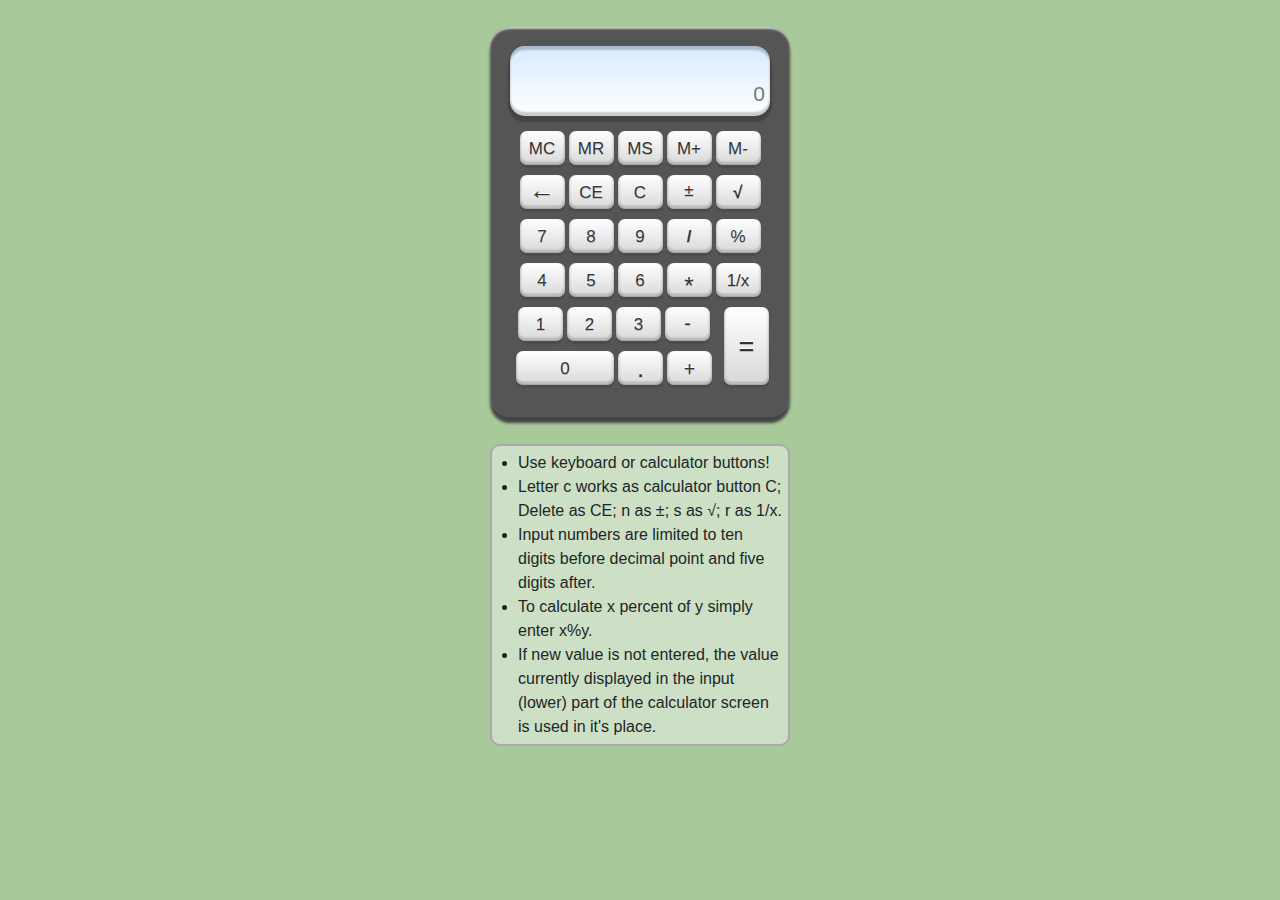
<file: calculator/index.html>
<!DOCTYPE html>
<html >
  <head>
    <meta charset="UTF-8">
    <title>Calculator</title>
    <meta name="viewport" content="width=device-width, initial-scale=1, shrink-to-fit=no">
    <link rel="stylesheet" href="https://cdn.jsdelivr.net/npm/bootstrap@4.5.3/dist/css/bootstrap.min.css">
    <link rel="stylesheet" href="style.css">
  </head>
  <body>
<script src="https://code.jquery.com/jquery-3.5.1.slim.min.js"></script>
<script src="https://cdn.jsdelivr.net/npm/bootstrap@4.5.3/dist/js/bootstrap.bundle.min.js" ></script>
<script src="script.js"></script>
  </body>
</html>
</file>
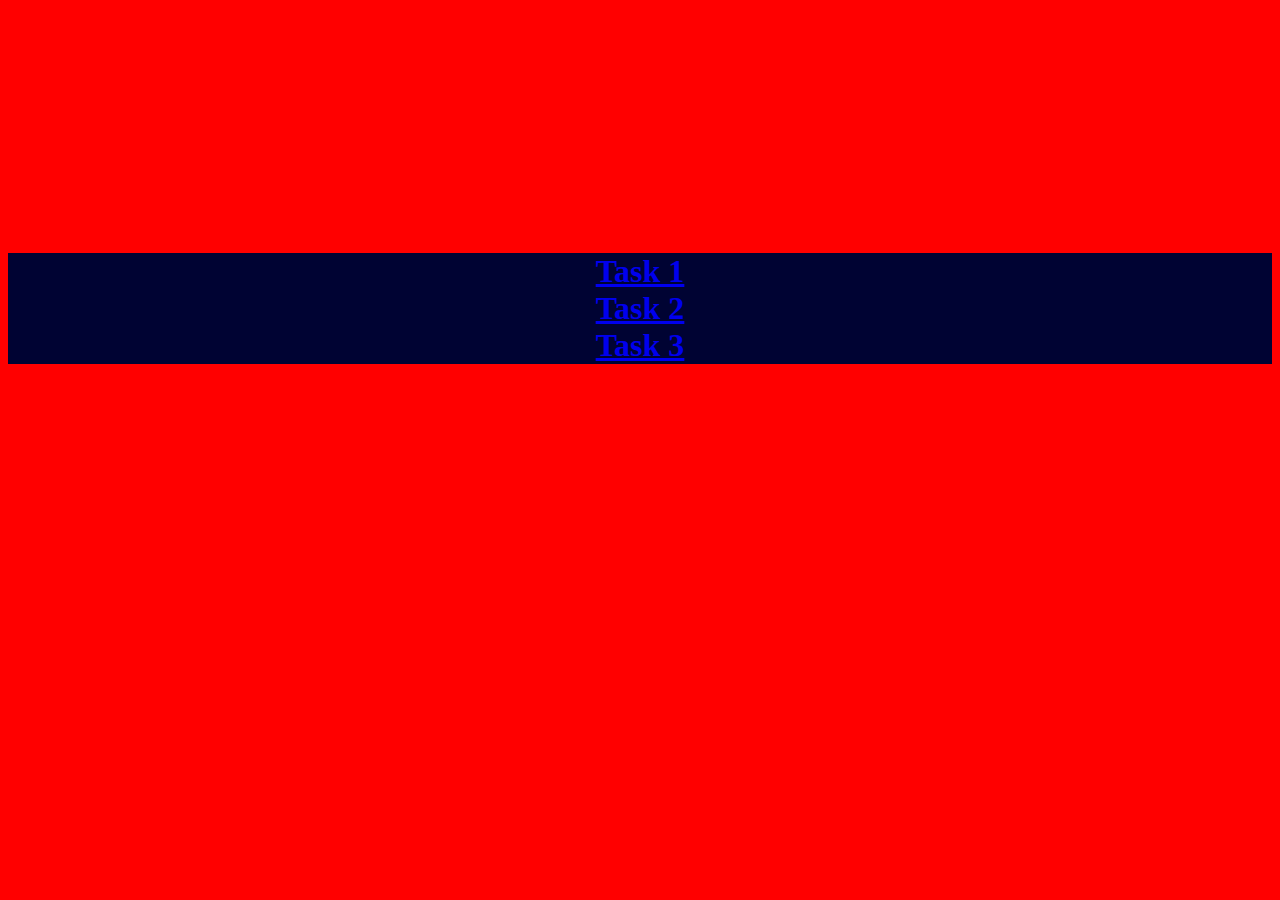
<file: html&css/Assessment/index.html>
<html>
<head><title>Assessment</title></head>
<body style="background-color:red">
<div style="text-align:center;background-color:333;margin-top:20%">
<h1>
<a href="task1.html" target="_blank">Task 1</a><br>
<a href="task2.html" target="_blank">Task 2</a><br>
<a href="task3.html" target="_blank">Task 3</a><br>
</h1>
</div>

</body>
</html>
</file>
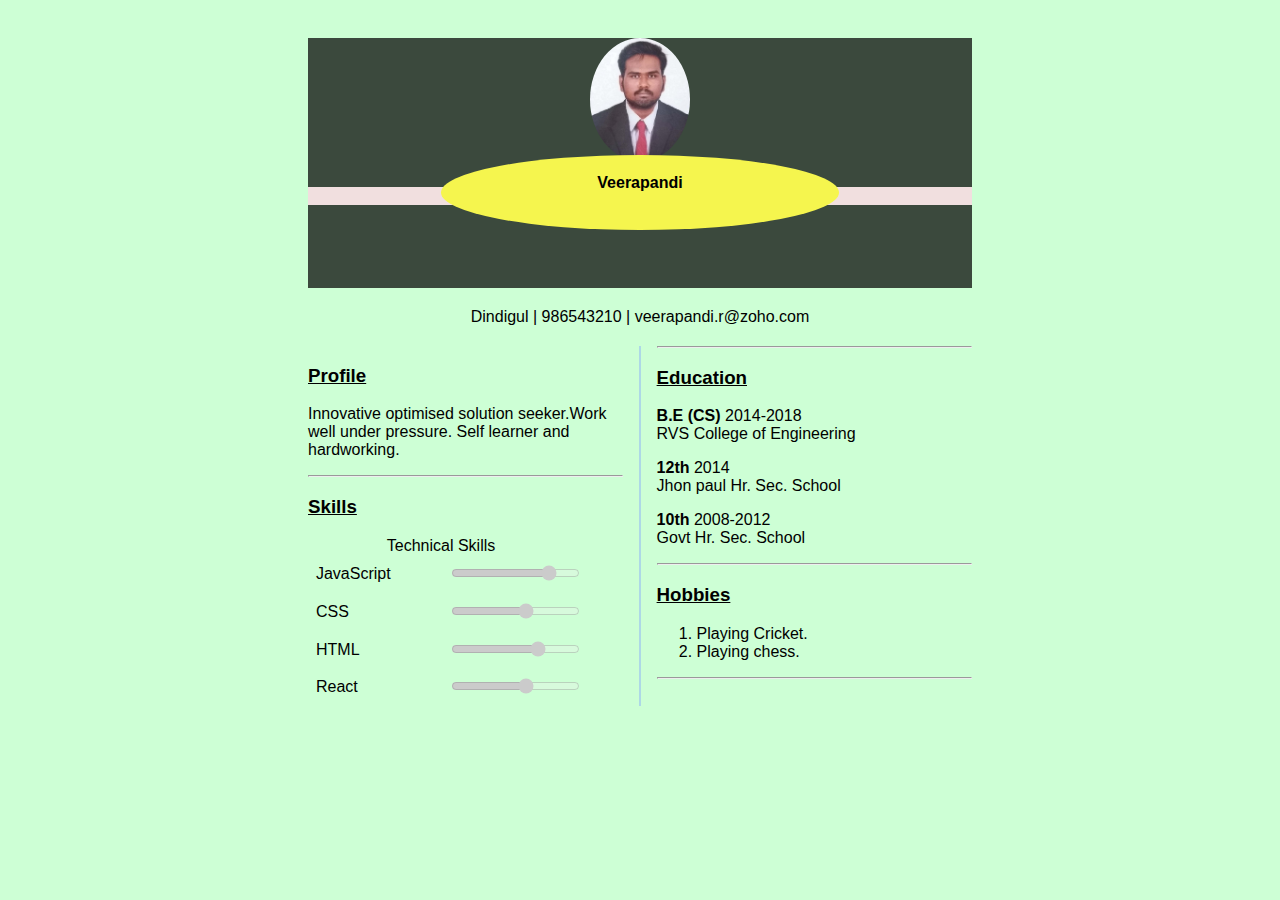
<file: html&css/resume/index.html>
<!DOCTYPE html>
<html>

<head>
    <title>Resume</title>
    <meta charset="UTF-8">
    <meta name="viewport" content="width=device-width, initial-scale=1.0">
    <link rel="stylesheet" href="style.css">
</head>

<body>
    <script>
         var e_0 = document.createElement("div");
                    e_0.setAttribute("class", "main");
                    var e_1 = document.createElement("div");
                    e_1.setAttribute("class", "header");
                    var e_2 = document.createElement("img");
                    e_2.setAttribute("class", "dp");
                    e_2.setAttribute("src", "veerapandi.jpg");
                    e_2.setAttribute("alt", "dp");
                    e_1.appendChild(e_2);
                    var e_3 = document.createElement("div");
                    e_3.setAttribute("class", "top");
                    e_1.appendChild(e_3);
                    var e_4 = document.createElement("div");
                    e_4.setAttribute("class", "name");
                    var e_5 = document.createElement("p");
                    e_5.setAttribute("style", "padding: 5%;");
                    e_5.appendChild(document.createTextNode("Veerapandi"));
                    e_4.appendChild(e_5);
                    e_1.appendChild(e_4);
                    e_0.appendChild(e_1);
                    var e_6 = document.createElement("div");
                    e_6.setAttribute("id", "det");
                    e_6.appendChild(document.createTextNode("Dindigul | 986543210 | veerapandi.r@zoho.com"));
                    e_0.appendChild(e_6);
                    var e_7 = document.createElement("div");
                    e_7.setAttribute("class", "column");
                    var e_8 = document.createElement("article");
                    var e_9 = document.createElement("h3");
                    e_9.appendChild(document.createTextNode("Profile"));
                    e_8.appendChild(e_9);
                    var e_10 = document.createElement("p");
                    e_10.appendChild(document.createTextNode("Innovative optimised solution seeker.Work well under pressure. Self learner and hardworking."));
                    e_8.appendChild(e_10);
                    e_7.appendChild(e_8);
                    var e_11 = document.createElement("hr");
                    e_7.appendChild(e_11);
                    var e_12 = document.createElement("article");
                    var e_13 = document.createElement("h3");
                    e_13.appendChild(document.createTextNode("Skills"));
                    e_12.appendChild(e_13);
                    var e_14 = document.createElement("table");
                    var e_15 = document.createElement("caption");
                    e_15.appendChild(document.createTextNode("Technical Skills"));
                    e_14.appendChild(e_15);
                    var e_16 = document.createElement("colgroup");
                    var e_17 = document.createElement("col");
                    e_17.setAttribute("style", "width: 50%");
                    e_16.appendChild(e_17);
                    var e_18 = document.createElement("col");
                    e_18.setAttribute("style", "width: 50%");
                    e_16.appendChild(e_18);
                    e_14.appendChild(e_16);
                    var e_19 = document.createElement("tbody");
                    var e_20 = document.createElement("tr");
                    var e_21 = document.createElement("td");
                    e_21.appendChild(document.createTextNode("JavaScript"));
                    e_20.appendChild(e_21);
                    var e_22 = document.createElement("td");
                    var e_23 = document.createElement("input");
                    e_23.setAttribute("type", "range");
                    e_23.setAttribute("min", "1");
                    e_23.setAttribute("max", "100");
                    e_23.setAttribute("value", "80");
                    e_23.setAttribute("class", "slider");
                    e_23.setAttribute("id", "myRange");
                    e_23.setAttribute("disabled", "");
                    e_22.appendChild(e_23);
                    e_20.appendChild(e_22);
                    e_19.appendChild(e_20);
                    var e_24 = document.createElement("tr");
                    var e_25 = document.createElement("td");
                    e_25.appendChild(document.createTextNode("CSS"));
                    e_24.appendChild(e_25);
                    var e_26 = document.createElement("td");
                    var e_27 = document.createElement("input");
                    e_27.setAttribute("type", "range");
                    e_27.setAttribute("min", "1");
                    e_27.setAttribute("max", "100");
                    e_27.setAttribute("value", "60");
                    e_27.setAttribute("class", "slider");
                    e_27.setAttribute("id", "myRange");
                    e_27.setAttribute("disabled", "");
                    e_26.appendChild(e_27);
                    e_24.appendChild(e_26);
                    e_19.appendChild(e_24);
                    var e_28 = document.createElement("tr");
                    var e_29 = document.createElement("td");
                    e_29.appendChild(document.createTextNode("HTML"));
                    e_28.appendChild(e_29);
                    var e_30 = document.createElement("td");
                    var e_31 = document.createElement("input");
                    e_31.setAttribute("type", "range");
                    e_31.setAttribute("min", "1");
                    e_31.setAttribute("max", "100");
                    e_31.setAttribute("value", "70");
                    e_31.setAttribute("class", "slider");
                    e_31.setAttribute("id", "myRange");
                    e_31.setAttribute("disabled", "");
                    e_30.appendChild(e_31);
                    e_28.appendChild(e_30);
                    e_19.appendChild(e_28);
                    var e_32 = document.createElement("tr");
                    var e_33 = document.createElement("td");
                    e_33.appendChild(document.createTextNode("React"));
                    e_32.appendChild(e_33);
                    var e_34 = document.createElement("td");
                    var e_35 = document.createElement("input");
                    e_35.setAttribute("type", "range");
                    e_35.setAttribute("min", "1");
                    e_35.setAttribute("max", "100");
                    e_35.setAttribute("value", "60");
                    e_35.setAttribute("class", "slider");
                    e_35.setAttribute("id", "myRange");
                    e_35.setAttribute("disabled", "");
                    e_34.appendChild(e_35);
                    e_32.appendChild(e_34);
                    e_19.appendChild(e_32);
                    e_14.appendChild(e_19);
                    e_12.appendChild(e_14);
                    e_7.appendChild(e_12);
                    var e_36 = document.createElement("hr");
                    e_7.appendChild(e_36);
                    var e_37 = document.createElement("article");
                    var e_38 = document.createElement("h3");
                    e_38.appendChild(document.createTextNode("Work Experience"));
                    e_37.appendChild(e_38);
                    var e_39 = document.createElement("p");
                    var e_40 = document.createElement("b");
                    e_40.appendChild(document.createTextNode("Software Enginner"));
                    e_39.appendChild(e_40);
                    e_39.appendChild(document.createTextNode("    2019-Tll Date"));
                    var e_41 = document.createElement("br");
                    e_39.appendChild(e_41);
                    e_39.appendChild(document.createTextNode("Tata consultancy Service"));
                    e_37.appendChild(e_39);
                    var e_42 = document.createElement("ul");
                    var e_43 = document.createElement("li");
                    e_43.appendChild(document.createTextNode("\n Worked as Big Data Developer..\n"));
                    e_42.appendChild(e_43);
                    var e_44 = document.createElement("li");
                    e_44.appendChild(document.createTextNode("\nHandling real time data using Spark kafka \n"));
                    e_42.appendChild(e_44);
                    var e_45 = document.createElement("li");
                    e_45.appendChild(document.createTextNode("\nprocessing huge volume of data\n"));
                    e_42.appendChild(e_45);
                    var e_61 = document.createElement("article");
                    var e_62 = document.createElement("h3");
                    e_62.appendChild(document.createTextNode("Education"));
                    e_61.appendChild(e_62);
                    var e_63 = document.createElement("p");
                    var e_64 = document.createElement("b");
                    e_64.appendChild(document.createTextNode("B.E (CS)"));
                    e_63.appendChild(e_64);
                    e_63.appendChild(document.createTextNode("    2014-2018"));
                    var e_65 = document.createElement("br");
                    e_63.appendChild(e_65);
                    e_63.appendChild(document.createTextNode("   RVS College of Engineering"));
                    e_61.appendChild(e_63);
                    var e_75 = document.createElement("p");
                    var e_76 = document.createElement("b");
                    e_76.appendChild(document.createTextNode("12th"));
                    e_75.appendChild(e_76);
                    e_75.appendChild(document.createTextNode("    2014"));
                    var e_77 = document.createElement("br");
                    e_75.appendChild(e_77);
                    e_75.appendChild(document.createTextNode("  Jhon paul Hr. Sec. School"));
                    e_61.appendChild(e_75);
                    var e_81 = document.createElement("p");
                    var e_82 = document.createElement("b");
                    e_82.appendChild(document.createTextNode("10th"));
                    e_81.appendChild(e_82);
                    e_81.appendChild(document.createTextNode("    2008-2012"));
                    var e_83 = document.createElement("br");
                    e_81.appendChild(e_83);
                    e_81.appendChild(document.createTextNode(" Govt Hr. Sec. School"));
                    e_61.appendChild(e_81);
                    e_7.appendChild(e_61);
                    var e_93 = document.createElement("hr");
                    e_7.appendChild(e_93);
                    var e_94 = document.createElement("article");
                    var e_95 = document.createElement("h3");
                    e_95.appendChild(document.createTextNode("Hobbies"));
                    e_94.appendChild(e_95);
                    var e_96 = document.createElement("ol");
                    var e_97 = document.createElement("li");
                    e_97.appendChild(document.createTextNode("\n Playing Cricket.\n"));
                    e_96.appendChild(e_97);
                    var e_98 = document.createElement("li");
                    e_98.appendChild(document.createTextNode("\nPlaying chess.\n"));
                    e_96.appendChild(e_98);
                    e_94.appendChild(e_96);
                    e_7.appendChild(e_94);
                    var e_101 = document.createElement("hr");
                    e_7.appendChild(e_101);
                    e_0.appendChild(e_7);
                    var e_102 = document.createElement("br");
                    e_0.appendChild(e_102);
                    document.body.appendChild(e_0);
    </script>
</body>

</html>
</file>
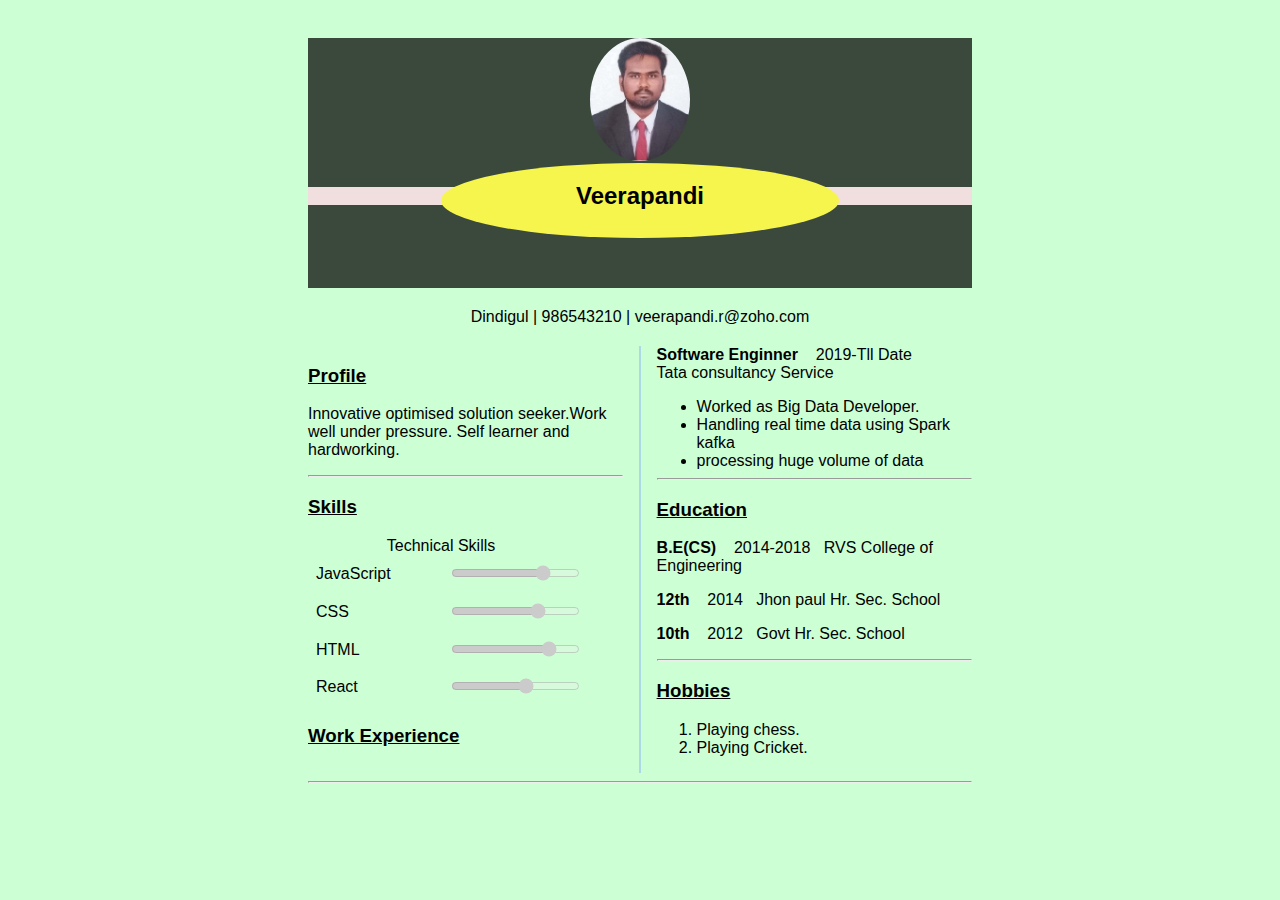
<file: week4/resume/index.html>
<!DOCTYPE html>
<html>

<head>
    <title>Resume</title>
    <meta charset="UTF-8">
    <meta name="viewport" content="width=device-width, initial-scale=1.0">
    <link rel="stylesheet" href="style.css">
</head>

<body>
    <div class="main">
        <div class="header">
            <img class="dp" src="veerapandi.jpg" alt="dp">
            <div class="top"></div>
            <div class="name">
                <p style="padding: 5%;font-size: 150%;">Veerapandi</p>
            </div>
        </div>
        <div id="det">Dindigul | 986543210 | veerapandi.r@zoho.com</div>
        <div class="column">
            <article>
                <h3>Profile</h3>
                <p>Innovative optimised solution seeker.Work well under pressure. Self learner and hardworking.</p>
            </article>
            <hr>
            <article>
                <h3>Skills</h3>
                <table>
                    <caption>Technical Skills</caption>
                    <colgroup>
                        <col style='width: 50%'>
                        <col style='width: 50%'>
                    </colgroup>
                    <tr>
                        <td>JavaScript</td>
                        <td>
                            <input type="range" min="1" max="100" value="75" class="slider" id="myRange" disabled>
                        </td>
                    </tr>
                    <tr>
                        <td>CSS</td>
                        <td>
                            <input type="range" min="1" max="100" value="70" class="slider" id="myRange" disabled>
                        </td>
                    </tr>
                    <tr>
                        <td>HTML</td>
                        <td>
                            <input type="range" min="1" max="100" value="80" class="slider" id="myRange" disabled>
                        </td>
                    </tr>
                    <tr>
                        <td>React</td>
                        <td>
                            <input type="range" min="1" max="100" value="60" class="slider" id="myRange" disabled>
                        </td>
                    </tr>
                </table>
            </article>
            <article>
                <h3>Work Experience</h3>
                <p><b>Software Enginner</b> &nbsp;&nbsp;&nbsp;2019-Tll Date<br>Tata consultancy Service</p>
                <ul>
                    <li>
                        Worked as Big Data Developer.
                    </li>
                    <li>
                        Handling real time data using Spark kafka 
                    </li>
                    <li>
                        processing huge volume of data
                    </li>
                </ul>
            </article>
            <hr>
            <article>
                <h3>Education</h3>
                <p><b>B.E(CS)</b> &nbsp;&nbsp;&nbsp;2014-2018&nbsp;&nbsp; RVS College of Engineering</p>
                <p><b>12th</b> &nbsp;&nbsp;&nbsp;2014&nbsp;&nbsp; Jhon paul Hr. Sec. School</p>    
                <p><b>10th</b> &nbsp;&nbsp;&nbsp;2012&nbsp;&nbsp; Govt Hr. Sec. School</p>
            </article>
            <hr>
            <article>
                <h3>Hobbies</h3>
                <ol>
                    <li>
                        Playing chess.
                    </li>
                    <li>
                        Playing Cricket.
                    </li>
                </ol>
            </article>
        </div>
        <hr>
    </div>
</body>

</html>
</file>
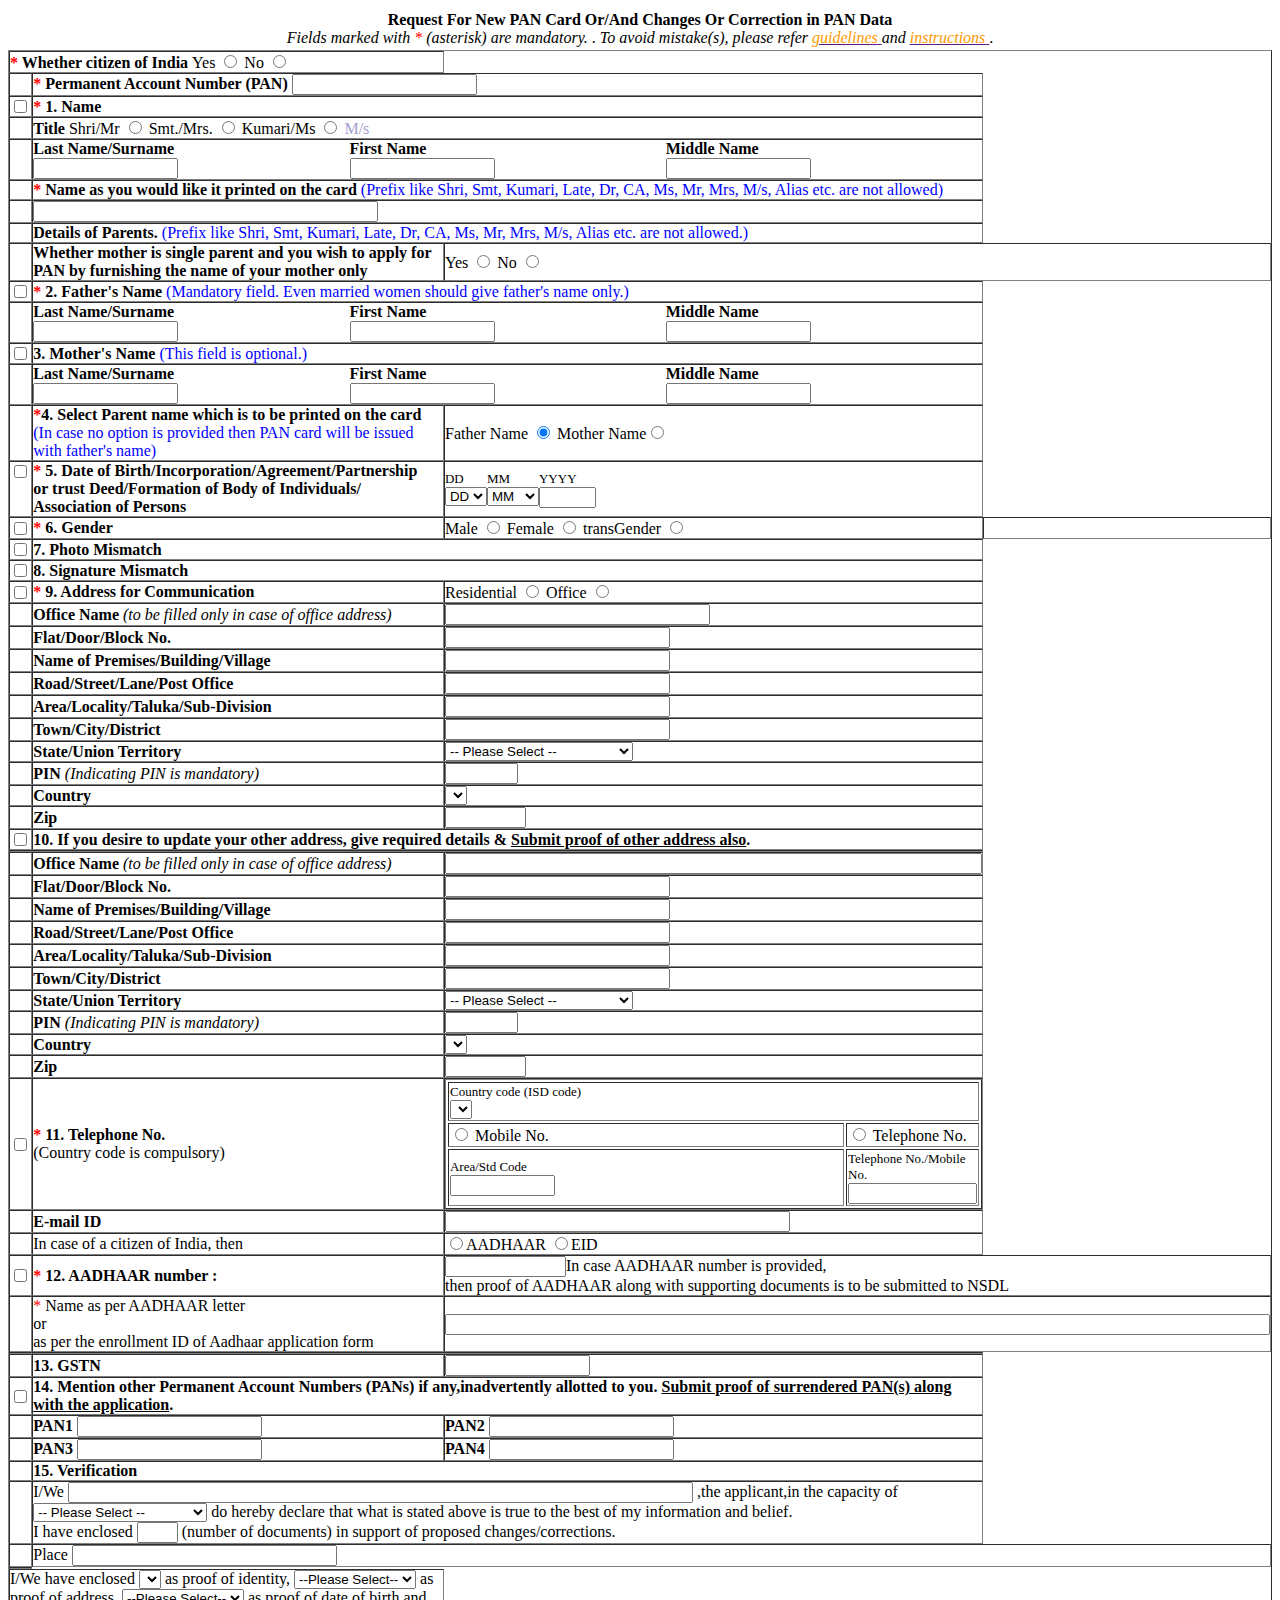
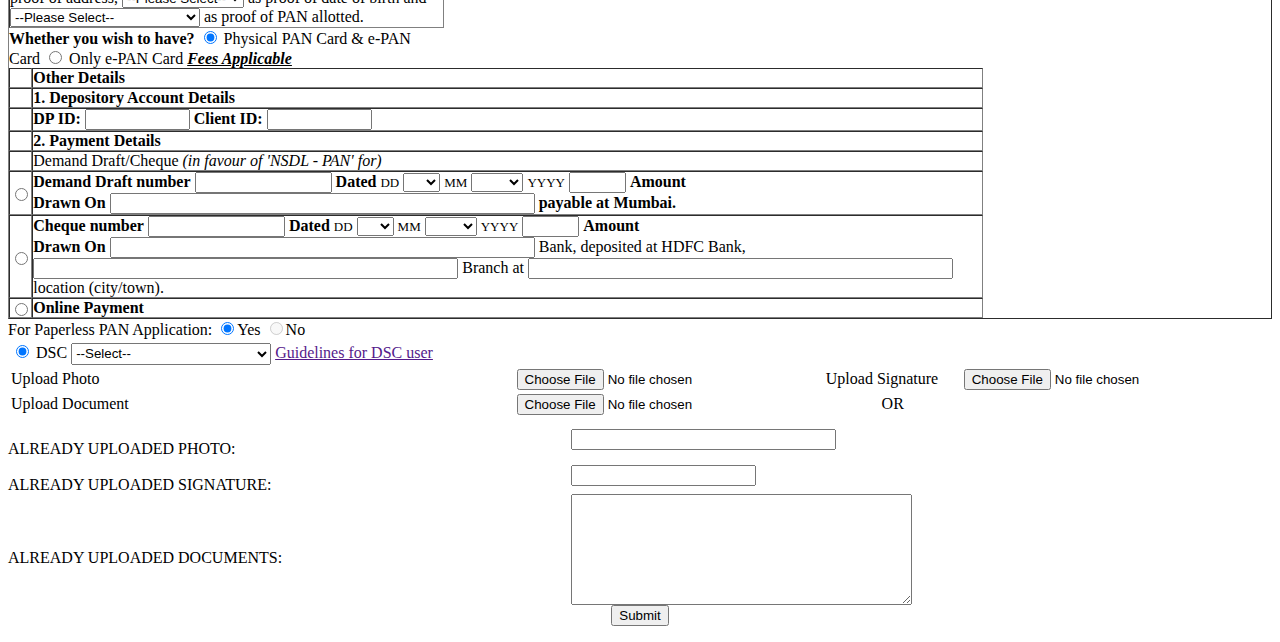
<file: html&css/pan.html>
<HTML>

<HEAD>

    <TITLE>Request For New PAN Card Or/And Changes Or Correction in PAN Data</TITLE>
    <meta http-equiv="X-UA-Compatible" content="IE=Edge">
    <meta charset="UTF-8">
    <TITLE>Request For New PAN Card Or/And Changes Or Correction in PAN Data</TITLE>
</HEAD>

<BODY>
    <div class="text-box">
        <table style="width:100%">
            <tr>
                <td style="text-align: center">
                    <B>
                        <FONT>Request For New PAN Card Or/And Changes Or Correction in PAN Data</FONT>
                    </B><BR>
                    <I>
                        <FONT>Fields marked with </FONT>
                        <FONT COLOR=RED>*</FONT>
                        <FONT> (asterisk) are mandatory. </FONT>
                    </I>.
                    <I>
                        <FONT>To avoid mistake(s), please refer </FONT><A HREF="" TARGET="new">
                            <FONT COLOR="#FF9900">guidelines</FONT>
                        </A>
                        <FONT> and </FONT><A HREF="" TARGET="new">
                            <FONT COLOR="#FF9900">instructions</FONT>
                        </A>
                    </I>.
                </td>
            </tr>
        </table>
        <FORM>
            <table BORDER=1 CELLPADDING=0 CELLSPACING=0>
                <tr>
                    <td COLSPAN=2 style="width:98%"><B>
                            <FONT COLOR=RED>*</FONT> Whether citizen of India
                        </B>
                        Yes <INPUT TYPE=radio NAME=PAN_CTZN_FLG id="PAN_CTZN_FLG_YES" VALUE="Y">
                        No <INPUT TYPE=radio NAME=PAN_CTZN_FLG VALUE="N" id="PAN_CTZN_FLG_NO">
                    </td>
                </tr>
                <tr>
                    <td style="width:2%"></td>
                    <td COLSPAN=2 style="width:98%"><B>
                            <FONT COLOR=RED>*</FONT> Permanent Account Number (PAN)
                        </B>
                        <INPUT TYPE=text NAME=PAN_NUM VALUE="" SIZE=20 MAXLENGTH=10>
                    </td>
                </tr>
                <tr>
                    <td>
                        <INPUT TYPE=checkbox NAME=PAN_MN_NM_CHK VALUE="Y">
                    </td>
                    <td COLSPAN=2>
                        <B>
                            <FONT COLOR=RED>*</FONT> 1. Name
                        </B>
                        <font color="#0000FF"> <span id="nameInfoTxt"> </span></font>
                    </td>
                </tr>
                <tr>
                    <td> </td>
                    <td COLSPAN=2><B> Title</B>

                        Shri/Mr
                        <INPUT TYPE=radio NAME=PAN_MN_TITL VALUE="1">

                        Smt./Mrs.
                        <INPUT TYPE=radio NAME=PAN_MN_TITL VALUE="2">

                        Kumari/Ms
                        <INPUT TYPE=radio NAME=PAN_MN_TITL VALUE="3">
                        <FONT COLOR=#a0a0a0d0d0d0>
                            M/s
                        </FONT>

                    </td>
                </tr>
                <tr>
                    <td> </td>
                    <td COLSPAN=2>
                        <table style="WIDTH:100%" CELLPADDING=0 CELLSPACING=0>
                            <tr>
                                <td><B>Last Name/Surname</B><BR><INPUT TYPE=text NAME=PAN_LST_MN_NM VALUE="" SIZE=15
                                        MAXLENGTH=25"></td>
                                <td><B>First Name</B><BR><INPUT TYPE=text NAME=PAN_FST_MN_NM VALUE="" SIZE=15
                                        MAXLENGTH=25"></td>
                                <td><B>Middle Name</B><BR><INPUT TYPE=text NAME=PAN_MDL_MN_NM VALUE="" SIZE=15
                                        MAXLENGTH=25"></td>
                            </tr>
                        </table>
                    </td>
                </tr>


                <tr>
                    <td> </td>
                    <td COLSPAN=2>
                        <FONT COLOR=RED><B>*</B></FONT><B> Name as you would like it printed on the card</B>
                        <font color="#0000FF"> <span id="cardInfoTxt">(Prefix like Shri, Smt, Kumari, Late,
                                Dr, CA, Ms, Mr, Mrs, M/s, Alias etc. are not allowed)</span></font>
                    </td>
                </tr>

                <tr>
                    <td> </td>
                    <td COLSPAN=2>
                        <INPUT TYPE=text NAME=PAN_CRD_MN_NM VALUE="" SIZE=40 MAXLENGTH=85>
                    </td>
                </tr>

                <tr>
                    <td> </td>
                    <td COLSPAN=2>
                        <B>Details of Parents. </B>
                        <font color="#0000FF"><span id="fmnameInfoTxt"> (Prefix like Shri, Smt, Kumari, Late, Dr, CA,
                                Ms, Mr, Mrs, M/s, Alias etc. are not allowed.)</span></font>
                    </td>
                </tr>
                <tr>
                    <td> </td>
                    <td>
                        <B>Whether mother is single parent and you wish to apply for PAN by furnishing the name of your
                            mother only </B></BR>
                        <font color="#0000FF">
                    </td>
                    <td COLSPAN=2>
                        Yes
                        <INPUT TYPE=radio NAME=PAN_MTHR_NM_TO_PRINT_FLG VALUE="S">
                        No <INPUT TYPE=radio NAME=PAN_MTHR_NM_TO_PRINT_FLG VALUE="">

                        </BR>
                    </td>
                </tr>

                <tr>
                    <td>
                        <INPUT TYPE=checkbox NAME=PAN_FTHR_NM_CHK VALUE="Y">
                    </td>
                    <td COLSPAN=2>
                        <B id="fname">
                            <FONT COLOR=RED>*</FONT>
                            2. Father's Name
                        </B>
                        <font color="#0000FF"><span id="fnameInfoTxt"> (Mandatory field. Even married women should give
                                father's name only.)</span></font>
                    </td>
                </tr>
                <tr>
                    <td> </td>
                    <td COLSPAN=2>
                        <table style="WIDTH:100%" CELLPADDING=0 CELLSPACING=0>
                            <tr>
                                <td><B>Last Name/Surname</B><BR><INPUT TYPE=text NAME=PAN_LST_FTHR_NM VALUE=""
                                        id="FLName" SIZE=15 MAXLENGTH=25></td>
                                <td><B>First Name</B><BR><INPUT TYPE=text NAME=PAN_FST_FTHR_NM VALUE="" id="FFName"
                                        SIZE=15 MAXLENGTH=25></td>
                                <td><B>Middle Name</B><BR><INPUT TYPE=text NAME=PAN_MDL_FTHR_NM VALUE="" id="FMName"
                                        SIZE=15 MAXLENGTH=25></td>
                            </tr>
                        </table>
                    </td>
                </tr>
                <tr>
                    <td>
                        <INPUT TYPE=checkbox NAME=PAN_MTHR_NM_CHK VALUE="Y">
                    </td>
                    <td COLSPAN=2>
                        <B id="mname"> 3. Mother's Name </B></B>
                        <font color="#0000FF"><span id="mnameInfoTxt"> (This field is optional.)</span></font>
                    </td>
                </tr>
                <tr>
                    <td> </td>
                    <td COLSPAN=2>
                        <table style="width: 100%" CELLPADDING=0 CELLSPACING=0>
                            <tr>
                                <td><B>Last Name/Surname</B><BR><INPUT TYPE=text NAME=PAN_LST_MTHR_NM VALUE="" SIZE=15
                                        MAXLENGTH=25>
                                <td><B>First Name</B><BR><INPUT TYPE=text NAME=PAN_FST_MTHR_NM VALUE="" SIZE=15
                                        MAXLENGTH=25></td>
                                <td><B>Middle Name</B><BR><INPUT TYPE=text NAME=PAN_MDL_MTHR_NM VALUE="" SIZE=15
                                        MAXLENGTH=25></td>
                            </tr>
                        </table>
                    </td>
                </tr>
                <tr>
                    <td> </td>
                    <td>
                        <B>
                            <FONT COLOR=RED>*</FONT>4. Select Parent name which is to be printed on the card
                        </B></BR>
                        <font color="#0000FF"><span id="pnameInfoTxt"> (In case no option is provided then PAN card will
                                be issued with father's name)</span></font>
                    </td>

                    <td>
                        Father Name <INPUT TYPE=radio NAME=PAN_MTHR_FTHR_NM_TO_PRINT_FLG VALUE="F" checked id="Frname">

                        Mother Name<INPUT TYPE=radio NAME=PAN_MTHR_FTHR_NM_TO_PRINT_FLG VALUE="M" id="Mrname">

                    </td>
                </tr>
                <tr>
                    <td VALIGN=TOP>
                        <INPUT TYPE=checkbox NAME=PAN_BRTH_CHK VALUE="Y" id="PAN_BRTH_CHK" />
                    </td>
                    <td>
                        <B>
                            <FONT COLOR=RED>*</FONT>
                            5. Date of Birth/Incorporation/Agreement/Partnership<BR>
                            or trust Deed/Formation of Body of Individuals/<BR>
                            Association of Persons
                    </td>
                    <td>
                        <table CELLPADDING=0 CELLSPACING=0 BORDER=0>
                            <tr>
                                <td VALIGN=TOP>
                                    <FONT SIZE=-1>DD</FONT><BR>
                                    <SELECT NAME=PAN_DT_BRTH_DD>
                                        <OPTION VALUE=""> DD</OPTION>
                                        <OPTION VALUE="01"> 1</OPTION>
                                        <OPTION VALUE="02"> 2</OPTION>
                                        <OPTION VALUE="03"> 3</OPTION>
                                        <OPTION VALUE="04"> 4</OPTION>
                                        <OPTION VALUE="05"> 5</OPTION>
                                        <OPTION VALUE="06"> 6</OPTION>
                                        <OPTION VALUE="07"> 7</OPTION>
                                        <OPTION VALUE="08"> 8</OPTION>
                                        <OPTION VALUE="09"> 9</OPTION>
                                        <OPTION VALUE="10"> 10</OPTION>
                                        <OPTION VALUE="11"> 11</OPTION>
                                        <OPTION VALUE="12"> 12</OPTION>
                                        <OPTION VALUE="13"> 13</OPTION>
                                        <OPTION VALUE="14"> 14</OPTION>
                                        <OPTION VALUE="15"> 15</OPTION>
                                        <OPTION VALUE="16"> 16</OPTION>
                                        <OPTION VALUE="17"> 17</OPTION>
                                        <OPTION VALUE="18"> 18</OPTION>
                                        <OPTION VALUE="19"> 19</OPTION>
                                        <OPTION VALUE="20"> 20</OPTION>
                                        <OPTION VALUE="21"> 21</OPTION>
                                        <OPTION VALUE="22"> 22</OPTION>
                                        <OPTION VALUE="23"> 23</OPTION>
                                        <OPTION VALUE="24"> 24</OPTION>
                                        <OPTION VALUE="25"> 25</OPTION>
                                        <OPTION VALUE="26"> 26</OPTION>
                                        <OPTION VALUE="27"> 27</OPTION>
                                        <OPTION VALUE="28"> 28</OPTION>
                                        <OPTION VALUE="29"> 29</OPTION>
                                        <OPTION VALUE="30"> 30</OPTION>
                                        <OPTION VALUE="31"> 31</OPTION>
                                    </SELECT>
                                </td>
                                <td VALIGN=TOP>
                                    <FONT SIZE=-1>MM</FONT><BR>
                                    <SELECT NAME=PAN_DT_BRTH_MM>
                                        <OPTION VALUE=""> MM</OPTION>
                                        <OPTION VALUE="01"> JAN</OPTION>
                                        <OPTION VALUE="02"> FEB</OPTION>
                                        <OPTION VALUE="03"> MAR</OPTION>
                                        <OPTION VALUE="04"> APR</OPTION>
                                        <OPTION VALUE="05"> MAY</OPTION>
                                        <OPTION VALUE="06"> JUN</OPTION>
                                        <OPTION VALUE="07"> JUL</OPTION>
                                        <OPTION VALUE="08"> AUG</OPTION>
                                        <OPTION VALUE="09"> SEP</OPTION>
                                        <OPTION VALUE="10"> OCT</OPTION>
                                        <OPTION VALUE="11"> NOV</OPTION>
                                        <OPTION VALUE="12"> DEC</OPTION>
                                    </SELECT>
                                </td>
                                <td VALIGN=TOP>
                                    <FONT SIZE=-1>YYYY</FONT><BR>
                                    <INPUT TYPE=text NAME=PAN_DT_BRTH_YYYY VALUE="" SIZE=4 MAXLENGTH=4>
                                </td>
                            </tr>
                        </table>
                    </td>
                </tr>
                <tr>
                    <td>
                        <INPUT TYPE=checkbox NAME=PAN_SEX_CHK VALUE="Y">
                    </td>
                    <td>
                        <B>
                            <FONT COLOR=RED>*</FONT> 6. Gender
                        </B>
                    </td>
                    <td>
                        Male <INPUT TYPE=radio NAME=PAN_SEX VALUE="M">

                        Female <INPUT TYPE=radio NAME=PAN_SEX VALUE="F">

                        transGender <INPUT TYPE=radio NAME=PAN_SEX VALUE="T">
                    <td>
                </tr>
                <tr>
                    <td>
                        <INPUT TYPE=checkbox NAME=PAN_PHOTO_MIS_CHK VALUE="Y">
                    </td>
                    <td COLSPAN=2>
                        <B> 7. Photo Mismatch</B>
                    </td>
                </tr>
                <tr>
                    <td>
                        <INPUT TYPE=checkbox NAME=PAN_SIG_MIS_CHK VALUE="Y">
                    </td>
                    <td COLSPAN=2>
                        <B> 8. Signature Mismatch</B>
                    </td>
                </tr>

                <tr>
                    <td>
                        <INPUT TYPE=checkbox NAME=PAN_CMNC_ADDR_CHK VALUE="N">
                    </td>
                    <td>
                        <B>
                            <FONT COLOR=RED>*</FONT> 9. Address for Communication
                        </B>
                    </td>
                    <td>
                        Residential
                        <INPUT TYPE=radio NAME=PAN_CMNC_ADDR_FLG VALUE="R">
                        Office
                        <INPUT TYPE=radio NAME=PAN_CMNC_ADDR_FLG VALUE="O">
                    </td>
                </tr>
                <tr>
                    <td> </td>
                    <td><SPAN Id='PAN_OFF_STYLE'><B>Office Name</B><I> (to be filled only in case of office
                                address)</I></SPAN></td>
                    <td><INPUT TYPE=text NAME=PAN_OFF_NM VALUE="" SIZE=30 MAXLENGTH=64></td>

                <tr>
                    <td> </td>
                    <td><B>Flat/Door/Block No.</B></td>
                    <td><INPUT TYPE=text NAME=PAN_RO1_ADDR1 VALUE="" SIZE=25 MAXLENGTH=25></td>
                </tr>

                <tr>
                    <td> </td>
                    <td><B>Name of Premises/Building/Village</B></td>
                    <td><INPUT TYPE=text NAME=PAN_RO1_ADDR2 VALUE="" SIZE=25 MAXLENGTH=25></td>
                </tr>

                <tr>
                    <td> </td>
                    <td><B>Road/Street/Lane/Post Office</B></td>
                    <td><INPUT TYPE=text NAME=PAN_RO1_ADDR3 VALUE="" SIZE=25 MAXLENGTH=25></td>
                </tr>

                <tr>
                    <td> </td>
                    <td><B>Area/Locality/Taluka/Sub-Division</B></td>
                    <td><INPUT TYPE=text NAME=PAN_RO1_ADDR4 VALUE="" SIZE=25 MAXLENGTH=25></td>
                </tr>
                <tr>
                    <td> </td>
                    <td><B>Town/City/District</B></td>
                    <td><INPUT TYPE=text NAME=PAN_RO1_ADDR5 VALUE="" SIZE=25 MAXLENGTH=25></td>
                </tr>

                <tr>
                    <td> </td>
                    <td><B>State/Union Territory</B></td>
                    <td>
                        <SELECT NAME=PAN_RO1_STATE>
                            <OPTION VALUE="">-- Please Select --</OPTION>
                            <OPTION VALUE="1"> Andaman & Nicobar Islands</OPTION>
                            <OPTION VALUE="2"> Andhra Pradesh</OPTION>
                            <OPTION VALUE="3"> Arunachal Pradesh</OPTION>
                            <OPTION VALUE="4"> Assam</OPTION>
                            <OPTION VALUE="5"> Bihar</OPTION>
                            <OPTION VALUE="6"> Chandigarh</OPTION>
                            <OPTION VALUE="33"> Chhattisgarh</OPTION>
                            <OPTION VALUE="7"> Dadara & Nagar Haveli</OPTION>
                            <OPTION VALUE="8"> Daman & Diu</OPTION>
                            <OPTION VALUE="9"> Delhi</OPTION>
                            <OPTION VALUE="10"> Goa</OPTION>
                            <OPTION VALUE="11"> Gujarat</OPTION>
                            <OPTION VALUE="12"> Haryana</OPTION>
                            <OPTION VALUE="13"> Himachal Pradesh</OPTION>
                            <OPTION VALUE="14"> Jammu & Kashmir</OPTION>
                            <OPTION VALUE="35"> Jharkhand</OPTION>
                            <OPTION VALUE="15"> Karnataka</OPTION>
                            <OPTION VALUE="16"> Kerala</OPTION>
                            <OPTION VALUE="17"> Lakhswadeep</OPTION>
                            <OPTION VALUE="18"> Madhya Pradesh</OPTION>
                            <OPTION VALUE="19"> Maharashtra</OPTION>
                            <OPTION VALUE="20"> Manipur</OPTION>
                            <OPTION VALUE="21"> Meghalaya</OPTION>
                            <OPTION VALUE="22"> Mizoram</OPTION>
                            <OPTION VALUE="23"> Nagaland</OPTION>
                            <OPTION VALUE="24"> Orissa</OPTION>
                            <OPTION VALUE="25"> Pondicherry</OPTION>
                            <OPTION VALUE="26"> Punjab</OPTION>
                            <OPTION VALUE="27"> Rajasthan</OPTION>
                            <OPTION VALUE="28"> Sikkim</OPTION>
                            <OPTION VALUE="29"> Tamil Nadu</OPTION>
                            <OPTION VALUE="36"> Telangana</OPTION>
                            <OPTION VALUE="30"> tripura</OPTION>
                            <OPTION VALUE="31"> Uttar Pradesh</OPTION>
                            <OPTION VALUE="34"> Uttaranchal</OPTION>
                            <OPTION VALUE="32"> West Bengal</OPTION>
                            <OPTION VALUE="37"> Ladakh</OPTION>
                            <OPTION VALUE="99"> Outside India </OPTION>
                        </SELECT>
                    </td>
                </tr>
                <tr>
                    <td> </td>
                    <td><B>PIN</B> <I>(Indicating PIN is mandatory)</I></td>
                    <td><INPUT TYPE=text NAME=PAN_RO1_PIN VALUE="" SIZE=6 MAXLENGTH=6></td>
                </tr>

                <tr>
                    <td> </td>
                    <td><B>Country</B></td>
                    <td>
                        <SELECT NAME="PAN_RO1_COUNtrY" id="selectPAN_R_COUNtrY">

                        </SELECT>
                    </td>
                </tr>

                <tr>
                    <td> </td>
                    <td><B>Zip</B></td>
                    <td><INPUT TYPE=text NAME=PAN_RO1_ZIP VALUE="" SIZE=7 MAXLENGTH=7></td>
                </tr>



                <tr>
                    <td>
                        <INPUT TYPE=checkbox id="otherAddrChk" NAME=PAN_UPDATE_CHK VALUE="Y">
                    </td>
                    <td COLSPAN=2>
                        <B> 10. If you desire to update your other address, give required details & </B> <B> <U> Submit
                                proof of other
                                address also</U>.
                    </td>
                </tr>

                <tr>
                    <td colspan="3" id="tdOffAddr">
                        <table style="width: 100%" CELLPADDING=0 CELLSPACING=0>
                        </table>
                    </td>
                </tr>

                <tr class="hidetr">
                    <td> </td>
                    <td>
                        <SPAN Id='PAN_OFF1_STYLE'><B>Office Name</B><I> (to be filled only in case of office
                                address)</I></SPAN>
                    </td>
                    <td><INPUT TYPE=text NAME=PAN_OFF_NM1 VALUE="" SIZE=64 MAXLENGTH=64></td>
                </tr>

                <tr class="hidetr">
                    <td> </td>
                    <td>
                        <B>Flat/Door/Block No.</B>
                    </td>
                    <td><INPUT TYPE=text NAME=PAN_RO2_ADDR1 VALUE="" SIZE=25 MAXLENGTH=25></td>
                </tr>

                <tr class="hidetr">
                    <td> </td>
                    <td>
                        <B>Name of Premises/Building/Village</B>
                    </td>
                    <td><INPUT TYPE=text NAME=PAN_RO2_ADDR2 VALUE="" SIZE=25 MAXLENGTH=25></td>
                </tr>

                <tr class="hidetr">
                    <td> </td>
                    <td>
                        <B>Road/Street/Lane/Post Office</B>
                    </td>
                    <td><INPUT TYPE=text NAME=PAN_RO2_ADDR3 VALUE="" SIZE=25 MAXLENGTH=25></td>
                </tr>

                <tr class="hidetr">
                    <td> </td>
                    <td>
                        <B>Area/Locality/Taluka/Sub-Division</B>
                    </td>
                    <td><INPUT TYPE=text NAME=PAN_RO2_ADDR4 VALUE="" SIZE=25 MAXLENGTH=25></td>
                </tr>
                <tr class="hidetr">
                    <td> </td>
                    <td>
                        <B>Town/City/District</B>
                        </FONT>
                    </td>
                    <td><INPUT TYPE=text NAME=PAN_RO2_ADDR5 VALUE="" SIZE=25 MAXLENGTH=25></td>
                </tr>

                <tr class="hidetr">
                    <td> </td>
                    <td>
                        <B>State/Union Territory</B>
                    </td>
                    <td>
                        <SELECT NAME=PAN_RO2_STATE>
                            <OPTION VALUE="">-- Please Select --</OPTION>
                            <OPTION VALUE="1"> Andaman & Nicobar Islands</OPTION>
                            <OPTION VALUE="2"> Andhra Pradesh</OPTION>
                            <OPTION VALUE="3"> Arunachal Pradesh</OPTION>
                            <OPTION VALUE="4"> Assam</OPTION>
                            <OPTION VALUE="5"> Bihar</OPTION>
                            <OPTION VALUE="6"> Chandigarh</OPTION>
                            <OPTION VALUE="33"> Chhattisgarh</OPTION>
                            <OPTION VALUE="7"> Dadara & Nagar Haveli</OPTION>
                            <OPTION VALUE="8"> Daman & Diu</OPTION>
                            <OPTION VALUE="9"> Delhi</OPTION>
                            <OPTION VALUE="10"> Goa</OPTION>
                            <OPTION VALUE="11"> Gujarat</OPTION>
                            <OPTION VALUE="12"> Haryana</OPTION>
                            <OPTION VALUE="13"> Himachal Pradesh</OPTION>
                            <OPTION VALUE="14"> Jammu & Kashmir</OPTION>
                            <OPTION VALUE="35"> Jharkhand</OPTION>
                            <OPTION VALUE="15"> Karnataka</OPTION>
                            <OPTION VALUE="16"> Kerala</OPTION>
                            <OPTION VALUE="17"> Lakhswadeep</OPTION>
                            <OPTION VALUE="18"> Madhya Pradesh</OPTION>
                            <OPTION VALUE="19"> Maharashtra</OPTION>
                            <OPTION VALUE="20"> Manipur</OPTION>
                            <OPTION VALUE="21"> Meghalaya</OPTION>
                            <OPTION VALUE="22"> Mizoram</OPTION>
                            <OPTION VALUE="23"> Nagaland</OPTION>
                            <OPTION VALUE="24"> Orissa</OPTION>
                            <OPTION VALUE="25"> Pondicherry</OPTION>
                            <OPTION VALUE="26"> Punjab</OPTION>
                            <OPTION VALUE="27"> Rajasthan</OPTION>
                            <OPTION VALUE="28"> Sikkim</OPTION>
                            <OPTION VALUE="29"> Tamil Nadu</OPTION>
                            <OPTION VALUE="36"> Telangana</OPTION>
                            <OPTION VALUE="30"> tripura</OPTION>
                            <OPTION VALUE="31"> Uttar Pradesh</OPTION>
                            <OPTION VALUE="34"> Uttaranchal</OPTION>
                            <OPTION VALUE="32"> West Bengal</OPTION>
                            <OPTION VALUE="37"> Ladakh</OPTION>
                            <OPTION VALUE="99"> Outside India</OPTION>
                        </SELECT>
                    </td>
                </tr>

                <tr class="hidetr">
                    <td> </td>
                    <td>
                        <B>PIN</B> <I>(Indicating PIN is mandatory)</I>
                    </td>
                    <td><INPUT TYPE=text NAME=PAN_RO2_PIN VALUE="" SIZE=6 MAXLENGTH=6></td>
                </tr>
                <tr class="hidetr">
                    <td> </td>
                    <td><B>Country</B></td>
                    <td>

                        <SELECT NAME="PAN_RO2_COUNtrY" id="selectPAN_O_COUNtrY">

                        </SELECT>
                    </td>
                </tr>
                <tr class="hidetr">
                    <td> </td>
                    <td><B>Zip</B></td>
                    <td><INPUT TYPE=text NAME=PAN_RO2_ZIP VALUE="" SIZE=7 MAXLENGTH=7></td>
                </tr>








                <tr>
                    <td>
                        <INPUT TYPE=checkbox NAME=PAN_TEL_CHK VALUE="Y">
                    </td>
                    <td>
                        <B>
                            <FONT COLOR=RED>*</FONT> 11. Telephone No.
                        </B><br>
                        (Country code is compulsory)</td>
                    <td>
                        <table BORDER=1>
                            <tr>
                                <td style="width: 100%;text-align: left;" COLSPAN=3>
                                    <FONT SIZE=-1>Country code (ISD code)</FONT><BR>
                                    <SELECT NAME=PAN_TEL_CC id=selectCountryCodeForTelNum>
                                    </SELECT>
                                </td>


                            </tr>
                            <tr>

                                <td COLSPAN=1>
                                    <INPUT TYPE="RADIO" NAME="PAN_TEL_NUM_GRP" id="panmobnum" VALUE="M"> Mobile No.
                                </td>

                                <td COLSPAN=1>
                                    <INPUT TYPE="RADIO" NAME="PAN_TEL_NUM_GRP" id="pantelnum" VALUE="T"> Telephone No.
                                </td>
                            </tr>
                            <tr>


                                <td style="width: 100%;text-align: left;">
                                    <FONT SIZE=-1>Area/Std Code</FONT><BR>
                                    <INPUT TYPE=text NAME=PAN_TEL_Std VALUE="" id="pantelnum1" SIZE=10 MAXLENGTH=7>
                                </td>
                                <td style="width: 100%;text-align: left;">
                                    <FONT SIZE=-1>Telephone No./Mobile No.</FONT><BR>
                                    <INPUT TYPE=text NAME=PAN_TEL_NUM VALUE="" id="pantelnum2" SIZE=13 MAXLENGTH=13>
                                </td>
                            </tr>
                        </table>
                    </td>
                </tr>


                <tr>
                    <td> </td>
                    <td><B> E-mail ID</B></td>
                    <td><INPUT TYPE=text NAME=PAN_EMAIL VALUE="" SIZE=40 MAXLENGTH=40></td>
                </tr>
                <tr>
                    <td> </td>
                    <td> In case of a citizen of India, then </td>
                    <td>
                        <input type="radio" NAME="PAN_UID_FLG" ID="PAN_UID_FLG_A" VALUE="A">AADHAAR
                        <input type="radio" NAME="PAN_UID_FLG" ID="PAN_UID_FLG_E" VALUE="E">EID
                    </td>
                </tr>
                <tr id="RowAADHAR">
                    <td><INPUT TYPE=CHECKBOX id="aadharChk" NAME="PAN_AADHAR_CHK" VALUE="Y"></td>
                    <td><B>
                            <FONT COLOR=RED>*</FONT> 12. AADHAAR number :
                        </B></td>
                    <td colspan="2">
                        <INPUT TYPE=text id=PAN_AADHAR_NUM NAME=PAN_AADHAR_NUM VALUE="" size="12" MAXLENGTH="12>
                        <br />
                        <i><b>
                                <font color=" #00008B">In case AADHAAR number is provided, <br />then proof of AADHAAR
                        along with supporting documents is to be submitted to NSDL</font>
                        </b></i>
                    </td>
                </tr>

                <tr style="display: none" id="RowEID">
                    <td><INPUT TYPE=CHECKBOX id="eidChk" NAME="PAN_EID_CHK" VALUE="Y"></td>
                    <td><B>
                            <FONT COLOR=RED>*</FONT> 12. Enrollment ID (EID) :
                        </B></td>
                    <td>
                        <INPUT TYPE=text NAME=PAN_EID_NUM id="PAN_EID_NUM" VALUE="" MAXLENGTH="28" size="30">
                    </td>
                </tr>

                <tr id="RowName">
                    <td> </td>
                    <td>
                        <FONT COLOR=RED>*</FONT> Name as per AADHAAR letter <br />or <br />as per the enrollment ID of
                        Aadhaar application form
                    </td>
                    <td colspan=2><INPUT TYPE=text NAME="PAN_ADH_MN_NM" id="PAN_ADH_MN_NM" VALUE="" SIZE=100
                            MAXLENGTH=100></td>
                </tr>

                <tr>
                    <td> </td>

                    <td colspan="2">
                        <DIV id="aadharNote" style="display: none; ">
                            <ol>
                                <li><em>In case AADHAAR number is provided, then proof of AADHAAR along with supporting
                                        documents is to be submitted to NSDL e-Gov.</em></li>
                                <li><em>In case applicant is <strong>&lsquo;MINOR&rsquo;</strong>, AADHAAR of minor
                                        should be mentioned in the application form.</em></li>
                                <li><em>AADHAAR no. would be authenticated using applicant&rsquo;s Full name, Date of
                                        Birth and Gender as mentioned in this application form.</em></li>
                            </ol>
                        </DIV>
                    </td>
                </tr>



                <tr>
                    <td> </td>
                    <td><B>13. GSTN</B></td>
                    <td><INPUT TYPE=text NAME=PAN_GSTN_NUM VALUE="" SIZE=15 MAXLENGTH=15></td>
                </tr>








                <tr>
                    <td><INPUT TYPE=CHECKBOX NAME="PAN_NUM_CHK" VALUE="Y"></td>
                    <td COLSPAN=2><B> 14. Mention other Permanent Account Numbers (PANs) if any,inadvertently allotted
                            to you. <U>Submit
                                proof of surrendered PAN(s) along with the application</U>.</B> </td>
                </tr>

                <tr>
                    <td> </td>
                    <td><B>PAN1</B> <INPUT TYPE=text NAME=PAN_NUM1 VALUE="" SIZE=20 MAXLENGTH=10>
                    </td>
                    <td><B>PAN2</B> <INPUT TYPE=text NAME=PAN_NUM2 VALUE="" SIZE=20 MAXLENGTH=10>
                    </td>
                </tr>
                <tr>
                    <td> </td>
                    <td><B>PAN3</B> <INPUT TYPE=text NAME=PAN_NUM3 VALUE="" SIZE=20 MAXLENGTH=10>
                    </td>
                    <td><B>PAN4</B> <INPUT TYPE=text NAME=PAN_NUM4 VALUE="" SIZE=20 MAXLENGTH=10>
                    </td>
                </tr>





                <tr>
                    <td> </td>
                    <td COLSPAN=2><B> 15. Verification </B></td>
                </tr>

                <tr>
                    <td> </td>
                    <td COLSPAN=2 VALIGN=TOP>I/We

                        <INPUT TYPE=text NAME=PAN_VERIFY_NAME VALUE="" SIZE=75 MAXLENGTH=75 />
                        ,the applicant,in the capacity of

                        <SELECT NAME=PAN_VERIFY_CAPACITY>
                            <OPTION VALUE="">-- Please Select --
                            <OPTION VALUE="01"> Himself/herself
                            <OPTION VALUE="07"> Representative Assessee
                        </SELECT>
                        do hereby declare that what is stated above is true to the best of my information and belief.
                        <BR>
                        I have enclosed <INPUT TYPE=text NAME=PAN_NOCOPY VALUE="" SIZE=2 MAXLENGTH=2>
                        (number of documents) in support of proposed changes/corrections.
                    </td>
                </tr>



                <tr>
                    <td> </td>
                    <td COLSPAN=3>Place

                        <INPUT TYPE=text NAME=PAN_PLACE VALUE="" SIZE=30 MAXLENGTH=30>
                    </td>
                </tr>



                <tr>
                    <td> </td>

                </tr>
                <tr>
                    <td COLSPAN=2 VALIGN=TOP>I/We have enclosed

                        <SELECT NAME=PAN_PRF_IDNTY id="selectAccordingToCountryPOI" style="white-space: nowrap">
                        </SELECT>
                        as proof of identity,
                        <SELECT NAME=PAN_PRF_ADDR id="selectAccordingToCountryPOA" style="white-space: nowrap">
                            <OPTION VALUE="">--Please Select--</OPTION>
                        </SELECT>
                        as proof of address,
                        <SELECT id="selectAccordingToCountryPOB" NAME="PAN_PRF_DOB">
                            <OPTION VALUE="">--Please Select--</OPTION>
                        </SELECT>
                        <span id='dob_text'>as proof of date of birth and</span>

                        <SELECT NAME=PAN_PRF_PAN>
                            <OPTION VALUE="">--Please Select--
                            <OPTION VALUE="1"> Copy of PAN card
                            <OPTION VALUE="2"> Copy of PAN allotment letter
                            <OPTION VALUE="3"> No document
                        </SELECT>
                        as proof of PAN allotted.
                    </td>
                </tr>

                <tr>
                    <td style="border:none;width:60%" colspan="2"><b>
                            Whether you wish to have?</b>

                        <INPUT TYPE=radio NAME=PAN_OPT id="PAN_OPT" VALUE="Y" checked> Physical
                        PAN Card & e-PAN Card


                        <INPUT TYPE=radio NAME=PAN_OPT id="PAN_OPT" VALUE="N"> Only e-PAN Card
                        <span style="cursor: pointer; font-style: italic; font-weight: bold;"><u>Fees
                                Applicable</u></span>
                        <span id='epanId' style="display:none;">(Only e-PAN card will be dispatched at email address
                            mentioned in your application, as Physical PAN Card is not requested.)</span>
                    </td>

                </tr>
                <tr id="feeApplicable" style="border:none;width:100%;display:none;">
                    <td style="border:none" colspan="3">
                        <div style="margin-left:50%">
                            <table class="fee_table">
                                <tr class="fee">
                                    <td class="fee" colspan="3"><b>Physical PAN Card & e-PAN Card</b></td>
                                </tr>
                                <tr class="fee">
                                    <td class="fee"><b>PAN Card Dispatch</b></td>
                                    <td class="fee"><b>Mode of PAN application</b></td>
                                    <td class="fee"><b>Processing Fee including GST</b></td>
                                </tr>
                                <tr class="fee">
                                    <td class="fee">Indian address</td>
                                    <td class="fee">DSC Based</td>

                                </tr>
                                <tr class="fee">
                                    <td class="fee">Foreign address</td>
                                    <td class="fee">DSC Based</td>

                                </tr>
                            </table>
                        </div>
                    </td>
                </tr>
                <tr id="feeApplicable_epan" style="border:none;width:100%;display:none;">
                    <td style="border:none" colspan="3">
                        <div style="margin-left:50%">
                            <table class="fee_table">
                                <tr class="fee">
                                    <td class="fee" colspan="2"><b>Only e-PAN Card</b></td>
                                </tr>
                                <tr class="fee">
                                    <td class="fee"><b>Mode of PAN application</b></td>
                                    <td class="fee"><b>Processing Fee including GST</b></td>
                                </tr>
                                <tr class="fee">
                                    <td class="fee">DSC Based</td>

                                </tr>
                            </table>
                        </div>
                    </td>
                </tr>


                <tr>
                    <td> </td>
                    <td COLSPAN=2><B>Other Details</B></td>
                </tr>


                <tr>
                    <td> </td>
                    <td COLSPAN=2><B>1. Depository Account Details</B>
                </tr>
                <tr>
                    <td> </td>
                    <td COLSPAN=2>
                        <B>DP ID: </B> <INPUT TYPE=text NAME=PAN_DP_ID VALUE="" SIZE=10 MAXLENGTH=8>
                        <B>Client ID: </B> <INPUT TYPE=text NAME=PAN_CLIENT_ID VALUE="" SIZE=10 MAXLENGTH=8>
                    </td>
                </tr>
                <tr>
                    <td> </td>
                    <td COLSPAN=2><B>2. Payment Details</B></td>
                <tr>
                <tr id="payModeDDCHQ">
                    <td> </td>
                    <td COLSPAN=2>Demand Draft/Cheque <I>(in favour of 'NSDL - PAN' for)</I>
                    </td>
                </tr>




                <tr id="payModeDD">
                    <td><INPUT TYPE=radio NAME=PAN_PAY_MODE id="PAYMODE_D" VALUE="D"></td>
                    <td COLSPAN=2>
                        <B>Demand Draft number</B> <INPUT TYPE=text NAME=PAN_DD_NUM VALUE="" SIZE=14 MAXLENGTH=14>
                        <B>Dated </B>
                        <FONT SIZE=-1>DD</FONT>
                        <SELECT NAME=PAN_DD_DT_DD>
                            <OPTION VALUE="">
                            <OPTION VALUE="01"> 1
                            <OPTION VALUE="02"> 2
                            <OPTION VALUE="03"> 3
                            <OPTION VALUE="04"> 4
                            <OPTION VALUE="05"> 5
                            <OPTION VALUE="06"> 6
                            <OPTION VALUE="07"> 7
                            <OPTION VALUE="08"> 8
                            <OPTION VALUE="09"> 9
                            <OPTION VALUE="10"> 10
                            <OPTION VALUE="11"> 11
                            <OPTION VALUE="12"> 12
                            <OPTION VALUE="13"> 13
                            <OPTION VALUE="14"> 14
                            <OPTION VALUE="15"> 15
                            <OPTION VALUE="16"> 16
                            <OPTION VALUE="17"> 17
                            <OPTION VALUE="18"> 18
                            <OPTION VALUE="19"> 19
                            <OPTION VALUE="20"> 20
                            <OPTION VALUE="21"> 21
                            <OPTION VALUE="22"> 22
                            <OPTION VALUE="23"> 23
                            <OPTION VALUE="24"> 24
                            <OPTION VALUE="25"> 25
                            <OPTION VALUE="26"> 26
                            <OPTION VALUE="27"> 27
                            <OPTION VALUE="28"> 28
                            <OPTION VALUE="29"> 29
                            <OPTION VALUE="30"> 30
                            <OPTION VALUE="31"> 31
                        </SELECT>

                        <FONT SIZE=-1>MM</FONT>
                        <SELECT NAME=PAN_DD_DT_MM>
                            <OPTION VALUE="">
                            <OPTION VALUE="01"> JAN
                            <OPTION VALUE="02"> FEB
                            <OPTION VALUE="03"> MAR
                            <OPTION VALUE="04"> APR
                            <OPTION VALUE="05"> MAY
                            <OPTION VALUE="06"> JUN
                            <OPTION VALUE="07"> JUL
                            <OPTION VALUE="08"> AUG
                            <OPTION VALUE="09"> SEP
                            <OPTION VALUE="10"> OCT
                            <OPTION VALUE="11"> NOV
                            <OPTION VALUE="12"> DEC
                        </SELECT>

                        <FONT SIZE=-1> YYYY</FONT>
                        <INPUT TYPE=text NAME=PAN_DD_DT_YYYY VALUE="" SIZE=4 MAXLENGTH=4>
                        <B>Amount</B>
                        <BR><B>Drawn On</B> <INPUT TYPE=text NAME=PAN_DD_BANK_NM VALUE="" SIZE=50 MAXLENGTH=50>
                        <B>payable at Mumbai.</B>
                    </td>
                </tr>






                <tr id="payModeCHQ">
                    <td><INPUT TYPE=radio NAME=PAN_PAY_MODE id="PAYMODE_C" VALUE="C"></td>
                    <td COLSPAN=2>
                        <B>Cheque number</B> <INPUT TYPE=text NAME=PAN_CHQ_NUM VALUE="" SIZE=14 MAXLENGTH=14>
                        <B>Dated </B>
                        <FONT SIZE=-1>DD</FONT>
                        <SELECT NAME=PAN_CHQ_DT_DD>
                            <OPTION VALUE="">
                            <OPTION VALUE="01"> 1
                            <OPTION VALUE="02"> 2
                            <OPTION VALUE="03"> 3
                            <OPTION VALUE="04"> 4
                            <OPTION VALUE="05"> 5
                            <OPTION VALUE="06"> 6
                            <OPTION VALUE="07"> 7
                            <OPTION VALUE="08"> 8
                            <OPTION VALUE="09"> 9
                            <OPTION VALUE="10"> 10
                            <OPTION VALUE="11"> 11
                            <OPTION VALUE="12"> 12
                            <OPTION VALUE="13"> 13
                            <OPTION VALUE="14"> 14
                            <OPTION VALUE="15"> 15
                            <OPTION VALUE="16"> 16
                            <OPTION VALUE="17"> 17
                            <OPTION VALUE="18"> 18
                            <OPTION VALUE="19"> 19
                            <OPTION VALUE="20"> 20
                            <OPTION VALUE="21"> 21
                            <OPTION VALUE="22"> 22
                            <OPTION VALUE="23"> 23
                            <OPTION VALUE="24"> 24
                            <OPTION VALUE="25"> 25
                            <OPTION VALUE="26"> 26
                            <OPTION VALUE="27"> 27
                            <OPTION VALUE="28"> 28
                            <OPTION VALUE="29"> 29
                            <OPTION VALUE="30"> 30
                            <OPTION VALUE="31"> 31
                        </SELECT>

                        <FONT SIZE=-1>MM</FONT>
                        <SELECT NAME=PAN_CHQ_DT_MM>
                            <OPTION VALUE="">
                            <OPTION VALUE="01"> JAN
                            <OPTION VALUE="02"> FEB
                            <OPTION VALUE="03"> MAR
                            <OPTION VALUE="04"> APR
                            <OPTION VALUE="05"> MAY
                            <OPTION VALUE="06"> JUN
                            <OPTION VALUE="07"> JUL
                            <OPTION VALUE="08"> AUG
                            <OPTION VALUE="09"> SEP
                            <OPTION VALUE="10"> OCT
                            <OPTION VALUE="11"> NOV
                            <OPTION VALUE="12"> DEC
                        </SELECT>

                        <FONT SIZE=-1> YYYY</FONT>
                        <INPUT TYPE=text NAME=PAN_CHQ_DT_YYYY VALUE="" SIZE=4 MAXLENGTH=4>
                        <B>Amount</B>
                        <BR><B>Drawn On</B> <INPUT TYPE=text NAME=PAN_CHQ_BANK_NM VALUE="" SIZE=50 MAXLENGTH=50> Bank,
                        deposited at HDFC Bank,
                        <INPUT TYPE=text NAME=PAN_CHQ_BRANCH VALUE="" SIZE=50 MAXLENGTH=50> Branch at
                        <INPUT TYPE=text NAME=PAN_CHQ_LOCATION VALUE="" SIZE=50 MAXLENGTH=50> location (city/town).
                    </td>
                </tr>
                <tr style="display:none">
                    <td>
                        <INPUT TYPE=radio NAME=PAN_PAY_MODE VALUE="O">
                    </td>
                    <td COLSPAN=2>
                        <B>Credit Card / Debit Card ( <B id="amount4"></B> plus applicable bank charges )</B>
                    </td>
                </tr>
                <tr>
                    <td>
                        <INPUT TYPE=radio NAME=PAN_PAY_MODE VALUE="B">
                    </td>
                    <td COLSPAN=2>
                        <B>Online Payment <span style="display:none">(
                                <B id="amount5"></B> <a href="/pan/Bank.html" target="_new">List of
                                    Banks available</a>
                    </td>
                </tr>
                <table style="width: 100%">
                    <tr>
                        For Paperless PAN Application: <input type="radio" id="show" name="app_name" value="Y"
                            checked="checked" checked>Yes <input type="radio" id="hide" name="app_name" value="N"
                            disabled>No

                        <td id="id1">
                            <input type="radio" name="sign_type" value="DSC" id="dsc" style="text-align: center"
                                checked="checked" /> DSC
                            <select name="USER_TYPE" id="DSCDrop" style="WIDTH: 200px; HEIGHT: 22px">
                                <option value="select">--Select--</option>
                                <option value="MINOR">Minor</option>
                                <option value="RA">Lunatic/Idiot</option>
                                <option value="AP">Self</option>
                            </select>
                            <a href="" target="_new">Guidelines for DSC
                                user</a>

                        </td>

                    </tr>
                    <tr id="id3">
                        <td style="text-align:left;">
                            Upload Photo
                        </td>
                        <td>
                            <input id="PIC_FILE_NAME" type="file" name="PIC_FILE_NAME" size="15" />
                        </td>
                        <td>
                            <div id="PIC_FILE_NAME_MSG"> </div>
                        </td>

                        <td style="text-align: left">
                            Upload Signature
                        </td>
                        <td>
                            <input id="SIGN_FILE_NAME" type="file" name="SIGN_FILE_NAME" size="15" />
                        </td>

                        <td>
                            <div id="SIGN_FILE_NAME_MSG"> </div>
                        </td>
                    </tr>
                    <tr id="id4">
                        <td style="text-align: left">
                            Upload Document
                        </td>
                        <td>
                            <input id="DOC_FILE_NAME" type="file" size="15" name="DOC_FILE_NAME" />
                        </td>
                        <td>
                            <div id="DOC_FILE_NAME_MSG"></div>
                            <p id="demo"></p>
                        </td>
                        <td style="text-align: center">OR </td>
                    </tr>
                    <tr id="id5">
                        <td style="text-align: left">
                            <DIV class="share_fm_dl" id=""></DIV>
                        </td>

                    </tr>

                </table>
                <tr>
                    <td style="text-align: center;" VALIGM=TOP COLSPAN=3>
                        <table BORDER=0 CELLPADDING=0 CELLSPACING=0 style="width: 100%">



                            <tr id="id6">
                                <td>
                                    <br>ALREADY UPLOADED PHOTO:</td>
                                <td><input type="text" size="30" id="PIC_FILE_NAME_STATE" name="PIC_FILE_NAME_STATE"
                                        VALUE="" readonly="readonly">
                                </td>
                            </tr>
                            <tr id="id7">
                                <td>
                                    <br>ALREADY UPLOADED SIGNATURE:</td>
                                <td><input type="text" id="SIGN_FILE_NAME_STATE" name="SIGN_FILE_NAME_STATE" VALUE=""
                                        readonly="readonly">
                                </td>
                            </tr>
                            <tr id="id8">
                                <td>
                                    <br>ALREADY UPLOADED DOCUMENTS:</td>
                                <td><textarea rows="7" cols="40" id="DOC_FILE_NAME_STATE" name="DOC_FILE_NAME_STATE"
                                        readOnly='readOnly'></textarea>
                                </td>
                            </tr>
                            <tr id="id9">
                                <td style="text-align: CENTER" COLSPAN=2>
                                    <INPUT TYPE=button NAME=submit VALUE="Submit" id="submitButton" SIZE=10
                                        MAXLENGTH=10>
                                    <INPUT TYPE=submit name="submit" style="display:none;" value="submitt"
                                        id="submittId"> </INPUT>
                                </td>
                            </tr>
                        </table>
        </FORM>
</BODY>

</HTML>
</file>
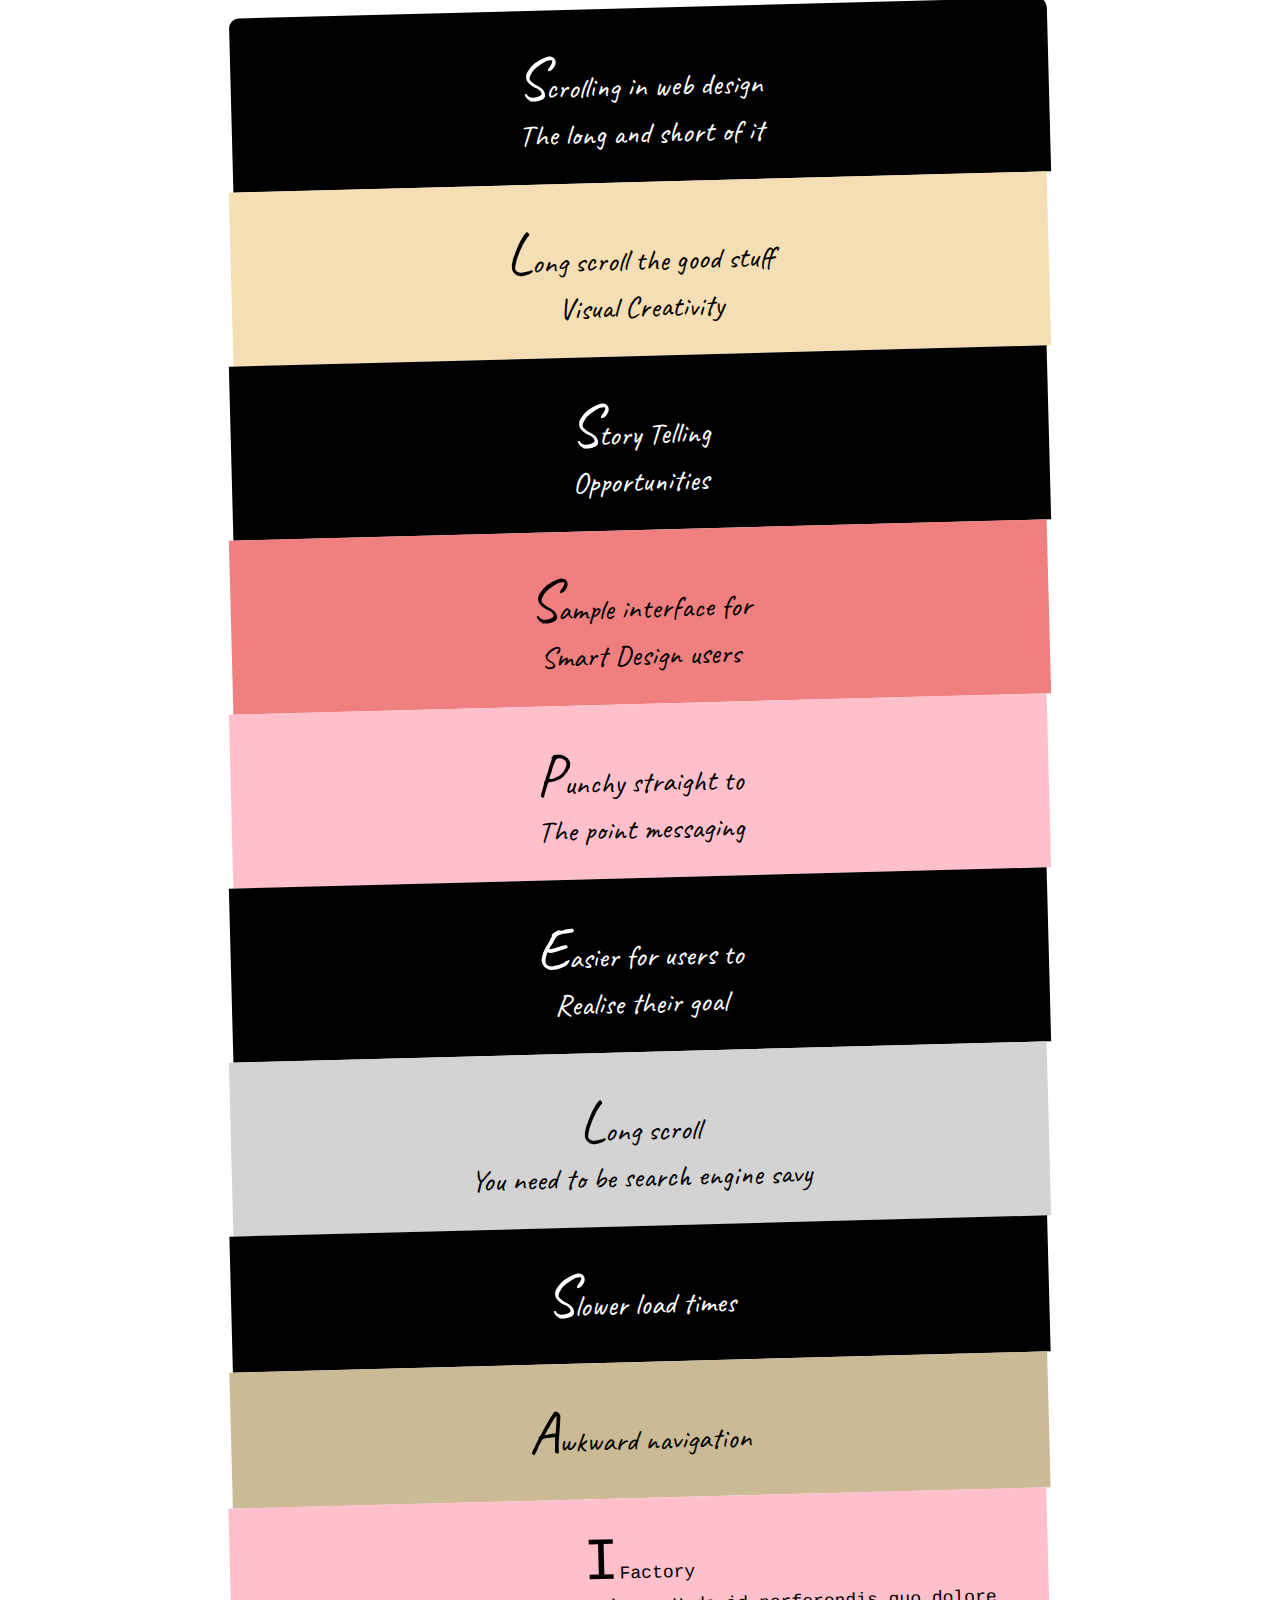
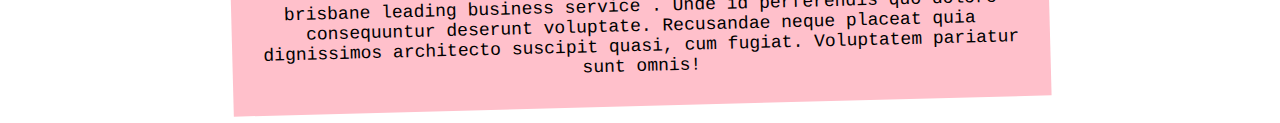
<file: html&css/slang.html>
<!DOCTYPE html>
<html lang="en">
<head>
    <meta charset="UTF-8">
    <meta name="viewport" content="width=device-width, initial-scale=1.0">
    <title>CSS</title>
    <link rel="preconnect" href="https://fonts.gstatic.com">
    <link href="https://fonts.googleapis.com/css2?family=Caveat:wght@500&display=swap" rel="stylesheet">
    <style>
        body{
            font-family: 'Caveat', cursive;
        }
        .container{
            display: flex;
            flex-direction: column; 
            flex-wrap: wrap;
            align-items: center;
            position: relative;
        }
        .content{
             width: 60%;
            -webkit-transform: rotate(-1.5deg);
            -moz-transform: rotate(-1.5deg);
            -ms-transform: rotate(-1.5deg);
            -o-transform: rotate(-1.5deg);
            transform: rotate(-1.5deg);
        }
        h4{
            position: absolute;
            left: 42%;
            right: 42%;
            top: -0.6%; 
            width: auto;
            text-align: center;
            background-color: black;
            color: white;
            font-size: 16px;
            font-family: sans-serif;

        }
        .first{
            padding: 30px;
            border-top-right-radius: 10px;
            border-top-left-radius: 10px;
            background-color: black;
            color: white;
            text-align: center;
            font-size: 30px;
        }
        .second{
            padding: 30px;
            background-color: wheat;
            color: black;
            text-align: center;
            font-size: 30px;
        }
        .third{
            padding: 30px;
            background-color: black;
            color: white;
            text-align: center;
            font-size: 30px;
        }
        .fourth{
            padding: 30px;
            background-color: lightcoral;
            color: black;
            text-align: center;
            font-size: 30px;
        }
        .five{
            padding: 30px;
            background-color: pink;
            color: black;
            text-align: center;
            font-size: 30px;
        }
        .six{
            padding: 30px;
            background-color: black;
            color: white;
            text-align: center;
            font-size: 30px;
        }
        .seven{
            padding: 30px;
            background-color: lightgrey;
            color: black;
            text-align: center;
            font-size: 30px;
        }
        .eight{
            padding: 30px;
            background-color: black;
            color: white;
            text-align: center;
            font-size: 30px;
        }
        .nine{
            padding: 30px;
            background-color: rgb(202, 187, 150);
            color: black;
            text-align: center;
            font-size: 30px;
        }
        .last{
            font-family:monospace;
            font-size: 18px;
            text-align: center;
            background-color: pink;
            color:black;
            padding: 30px;
        }
          @media (max-width: 575.98px) {
            .wrap{
            border: 5px solid rgba(255, 255, 255, 0.39);;
            border-bottom: 0px;
            left: 20%;
            right: 20%;
            top: 1%; 
            width: auto;
            height : 74%;
            position: absolute;
            border-top-left-radius: 30px;
            border-top-right-radius: 30px;
            -webkit-transform: rotate(-0.5deg);
            -moz-transform: rotate(-0.5deg);
            -ms-transform: rotate(-0.5deg);
            -o-transform: rotate(-0.5deg);
            transform: rotate(-0.5deg);
        }
           }
        @media (min-width: 576px) and (max-width: 767.98px) { 
            .wrap{
            border: 5px solid rgba(255, 255, 255, 0.39);;
            border-bottom: 0px;
            left: 20%;
            right: 20%;
            top: 1%; 
            width: auto;
            height : 80%;
            position: absolute;
            border-top-left-radius: 30px;
            border-top-right-radius: 30px;
            -webkit-transform: rotate(-0.5deg);
            -moz-transform: rotate(-0.5deg);
            -ms-transform: rotate(-0.5deg);
            -o-transform: rotate(-0.5deg);
            transform: rotate(-0.5deg);
        }
         }
        @media (min-width: 768px) and (max-width: 991.98px) { 
            .wrap{
            border: 5px solid rgba(255, 255, 255, 0.39);;
            border-bottom: 0px;
            left: 25%;
            right: 25%;
            top: 1%; 
            width: auto;
            height : 82%;
            position: absolute;
            border-top-left-radius: 30px;
            border-top-right-radius: 30px;
            -webkit-transform: rotate(-0.5deg);
            -moz-transform: rotate(-0.5deg);
            -ms-transform: rotate(-0.5deg);
            -o-transform: rotate(-0.5deg);
            transform: rotate(-0.5deg);
        }
         }
        @media (min-width: 992px) and (max-width: 1199.98px) { 
            .wrap{
            border: 5px solid rgba(255, 255, 255, 0.39);;
            border-bottom: 0px;
            left: 25%;
            right: 25%;
            top: 1%; 
            width: auto;
            height : 85%;
            position: absolute;
            border-top-left-radius: 30px;
            border-top-right-radius: 30px;
            -webkit-transform: rotate(-0.5deg);
            -moz-transform: rotate(-0.5deg);
            -ms-transform: rotate(-0.5deg);
            -o-transform: rotate(-0.5deg);
            transform: rotate(-0.5deg);
        }
         }
         @media (min-width: 1200px) { .wrap{
            border: 5px solid rgba(255, 255, 255, 0.39);;
            border-bottom: 0px;
            left: 25%;
            right: 25%;
            top: 1%; 
            width: auto;
            height : 89%;
            position: absolute;
            border-top-left-radius: 30px;
            border-top-right-radius: 30px;
            -webkit-transform: rotate(-0.5deg);
            -moz-transform: rotate(-0.5deg);
            -ms-transform: rotate(-0.5deg);
            -o-transform: rotate(-0.5deg);
            transform: rotate(-0.5deg);
        } }
    </style>
</head>
<body>
    <div class="container">
         <div class="content first">
             <span style="font-size: 60px;">S</span>crolling in web design<br>The long and short of it
         </div>
         <div class="content second">
            <span style="font-size: 60px;">L</span>ong scroll the good stuff<br>Visual Creativity
        </div>
        <div class="content third">
            <span style="font-size: 60px;">S</span>tory Telling<br>Opportunities
        </div>
        <div class="content fourth">
            <span style="font-size: 60px;">S</span>ample interface for<br>Smart Design users
        </div>
        <div class="content five">
            <span style="font-size: 60px;">P</span>unchy straight to<br>The point messaging
        </div>
        <div class="content six">
            <span style="font-size: 60px;">E</span>asier for users to<br>Realise their goal
        </div>
        <div class="content seven">
            <span style="font-size: 60px;">L</span>ong scroll<br>You need to be search engine savy
        </div>
        <div class="content eight">
            <span style="font-size: 60px;">S</span>lower load times
        </div>
        <div class="content nine">
            <span style="font-size: 60px;">A</span>wkward navigation
        </div>
        <div class="content last">
            <span style="font-size: 60px;text-align: center;">I</span>Factory
            <br>brisbane leading business service . Unde id perferendis quo dolore consequuntur deserunt voluptate. Recusandae neque placeat quia dignissimos architecto suscipit quasi, cum fugiat. Voluptatem pariatur sunt omnis!
        </div>
    </div>
</body>
</html>
</file>
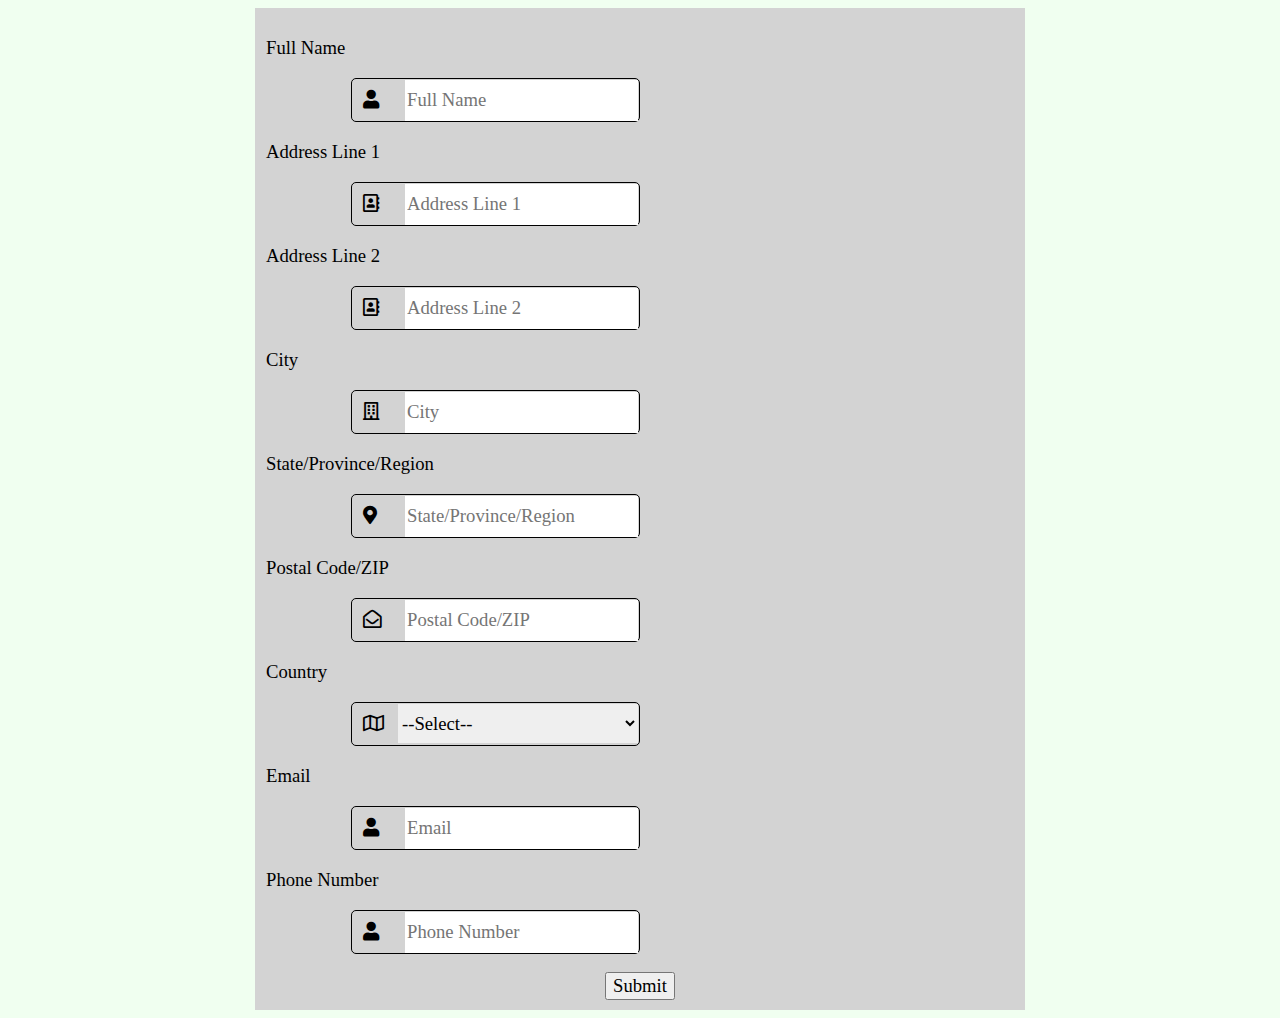
<file: html&css/Assessment/task1.html>
<!DOCTYPE html>
<html>
    <head>
        <meta charset="utf-8">
        <meta name="viewport" content="width=device-width, initial-scale=1">
        <title>Registeration Form</title>
        <link rel='stylesheet' href='task1.css'>
        <link rel='stylesheet' href='https://cdnjs.cloudflare.com/ajax/libs/font-awesome/5.15.1/css/all.min.css'>
    </head>
    <body>
        <script>
            function success()
            {
                alert('Thank you for submitting details');
            }		
        </script>
        <form method="POST" class='main' onsubmit="success()">
            <table>
                <colgroup>
                    <col class='firstcol'>
                    <col class='secondcol'>
                </colgroup>
                <tbody>
                    <tr>
                        <td class='row1'>
                            Full Name
                        </td>
                        <td class='row2'>
                            <div class='inner'>
                                <i class='fas fa-user'></i>
                                <input class='input' type='text' required name='fullname' id='name' placeholder="Full Name">
                            </div>
                        </td>
                    </tr>
                    <tr>
                        <td class='row1'>
                            Address Line 1
                        </td>
                        <td class='row2'>
                            <div class='inner'>
                                <i class='far fa-address-book'></i>
                                <input class='input' type='text' required name='addressline1' id='address1' placeholder="Address Line 1">
                            </div>
                        </td>
                    </tr>
                    <tr>
                        <td class='row1'>
                            Address Line 2
                        </td>
                        <td class='row2'>
                            <div class='inner'>
                                <i class='far fa-address-book'></i>
                                <input class='input' type='text' name='addressline2' id='address2' placeholder="Address Line 2">
                            </div>
                        </td>
                    </tr>
                    <tr>
                        <td class='row1'>
                            City
                        </td>
                        <td class='row2'>
                            <div class='inner'>
                                <i class='far fa-building'></i>
                                <input class='input' type='text' required name='city' id='city' placeholder="City">
                            </div>
                        </td>
                    </tr>
                    <tr>
                        <td class='row1'>
                            State/Province/Region
                        </td>
                        <td class='row2'>
                            <div class='inner'>
                                <i class="fas fa-map-marker-alt"></i>
                                <input class='input' type='text' required name='state' id='state' placeholder="State/Province/Region">
                            </div>
                        </td>
                    </tr>
                    <tr>
                        <td class='row1'>
                           Postal Code/ZIP
                        </td>
                        <td class='row2'>
                            <div class='inner'>
                                <i class="far fa-envelope-open"></i>
                                <input class='input' type='text' required name='zip' id='zip' placeholder="Postal Code/ZIP" onkeydown="return (event.keyCode<65)">
                            </div>
                        </td>
                    </tr>
                    <tr>
                        <td class='row1'>
                           Country
                        </td>
                        <td class='row2'>
                            <div class='inner'>
                                <i class="far fa-map"></i>
                                <select class='select' name='country' id='countrydetails' required >
								    <option value="" selected disabled hidden>--Select--</option>
                                    <option value="AR" >Argentina</option>
                                    <option value="AU" >Australia</option>
                                    <option value="AT" >Austria</option>
                                    <option value="BH" >Bahrain</option>
                                    <option value="BD" >Bangladesh</option>
                                    <option value="BB" >Barbados</option>
                                    <option value="BY" >Belarus</option>
                                    <option value="BE" >Belgium</option>
                                    <option value="BM" >Bermuda</option>
                                    <option value="BT" >Bhutan</option>
                                    <option value="BW" >Botswana</option>
                                    <option value="BR" >Brazil</option>
                                    <option value="BN" >Brunei Darussalam</option>
                                    <option value="BG" >Bulgaria</option>
                                    <option value="KH" >Cambodia</option>
                                    <option value="CA" >Canada</option>
                                    <option value="CV" >Cape Verde</option>
                                    <option value="KY" >Cayman Islands</option>
                                    <option value="CN" >China</option>
                                    <option value="CU" >Cuba</option>
                                    <option value="CY" >Cyprus</option>
                                    <option value="DK" >Denmark</option>
                                    <option value="EG" >Egypt</option>
                                    <option value="SV" >El Salvador</option>
                                    <option value="ER" >Eritrea</option>
                                    <option value="EE" >Estonia</option>
                                    <option value="ET" >Ethiopia</option>
                                    <option value="FJ" >Fiji</option>
                                    <option value="FI" >Finland</option>
                                    <option value="FR" >France</option>
                                    <option value="GE" >Georgia</option>
                                    <option value="DE" >Germany</option>
                                    <option value="GH" >Ghana</option>
                                    <option value="GR" >Greece</option>
                                    <option value="GY" >Guyana</option>
                                    <option value="HK" >Hong Kong</option>
                                    <option value="HU" >Hungary</option>
                                    <option value="IS" >Iceland</option>
                                    <option value="IS" >India</option>
                                    <option value="ID" >Indonesia</option>
                                    <option value="IR" >Iran</option>
                                    <option value="IQ" >Iraq</option>
                                    <option value="IE" >Ireland</option>
                                    <option value="IL" >Israel</option>
                                    <option value="IT" >Italy</option>
                                    <option value="JP" >Japan</option>
                                    <option value="JO" >Jordan</option>
                                    <option value="KE" >Kenya</option>
                                    <option value="KR" >Korea</option>
                                    <option value="KW" >Kuwait</option>
                                    <option value="LV" >Latvia</option>
                                    <option value="LU" >Luxembourg</option>
                                    <option value="MO" >Macao</option>
                                    <option value="MW" >Malawi</option>
                                    <option value="MY" >Malaysia</option>
                                    <option value="MV" >Maldives</option>
                                    <option value="MU" >Mauritius</option>
                                    <option value="MX" >Mexico</option>
                                    <option value="MN" >Mongolia</option>
                                    <option value="MA" >Morocco</option>
                                    <option value="NA" >Namibia</option>
                                    <option value="NR" >Nauru</option>
                                    <option value="NP" >Nepal</option>
                                    <option value="NL" >Netherlands</option>
                                    <option value="NZ" >New Zealand</option>
                                    <option value="NE" >Niger</option>
                                    <option value="NG" >Nigeria</option>
                                    <option value="NO" >Norway</option>
                                    <option value="OM" >Oman</option>
                                    <option value="PK" >Pakistan</option>
                                    <option value="PA" >Panama</option>
                                    <option value="PG" >Papua New Guinea</option>
                                    <option value="PH" >Philippines</option>
                                    <option value="PL" >Poland</option>
                                    <option value="PT" >Portugal</option>
                                    <option value="QA" >Qatar</option>
                                    <option value="RO" >Romania</option>
                                    <option value="RU" >Russian Federation</option>
                                    <option value="RW" >Rwanda</option>
                                    <option value="WS" >Samoa</option>
                                    <option value="SA" >Saudi Arabia</option>
                                    <option value="SN" >Senegal</option>
                                    <option value="SG" >Singapore</option>
                                    <option value="ZA" >South Africa</option>
                                    <option value="ES" >Spain</option>
                                    <option value="LK" >Sri Lanka</option>
                                    <option value="SD" >Sudan</option>
                                    <option value="SE" >Sweden</option>
                                    <option value="CH" >Switzerland</option>
                                    <option value="TW" >Taiwan</option>
                                    <option value="TZ" >Tanzania, United Republic of</option>
                                    <option value="TH" >Thailand</option>
                                    <option value="TN" >Tunisia</option>
                                    <option value="TR" >Turkey</option>
                                    <option value="UG" >Uganda</option>
                                    <option value="UA" >Ukraine</option>
                                    <option value="AE" >UAE</option>
                                    <option value="GB" >United Kingdom</option>
                                    <option value="US" >United States of America</option>
                                    <option value="UY" >Uruguay</option>
                                    <option value="VN" >Viet Nam</option>
                                    <option value="YE" >Yemen</option>
                                    <option value="ZR" >Zair</option>
                                    <option value="ZM" >Zambia</option>
                                    <option value="ZW" >Zimbabwe</option>
                                  </select>
                            </div>
                              
                        </td>
                    </tr>
                    <tr>
                        <td class='row1'>
                            Email
                        </td>
                        <td class='row2'>
                            <div class='inner'>
                                <i class='fas fa-user'></i>
                                <input class='input' type='email' required name='email' id='email' placeholder="Email">
                            </div>
                        </td>
                    </tr>
                    <tr>
                        <td class='row1'>
                            Phone Number
                        </td>
                        <td class='row2'>
                            <div class='inner'>
                                <i class='fas fa-user'></i>
                                <input class='input' type='tel' minlength="10" maxlength="10" required name='phno' id='phno' placeholder="Phone Number" onkeydown="return (event.keyCode<65);">
                            </div>
                        </td>
                    </tr>
                    
                </tbody>

            </table>
            <input class='submit' type="submit" name='submitbutton' id='submit'>
        </form>
        
    </body>
</html>
</file>
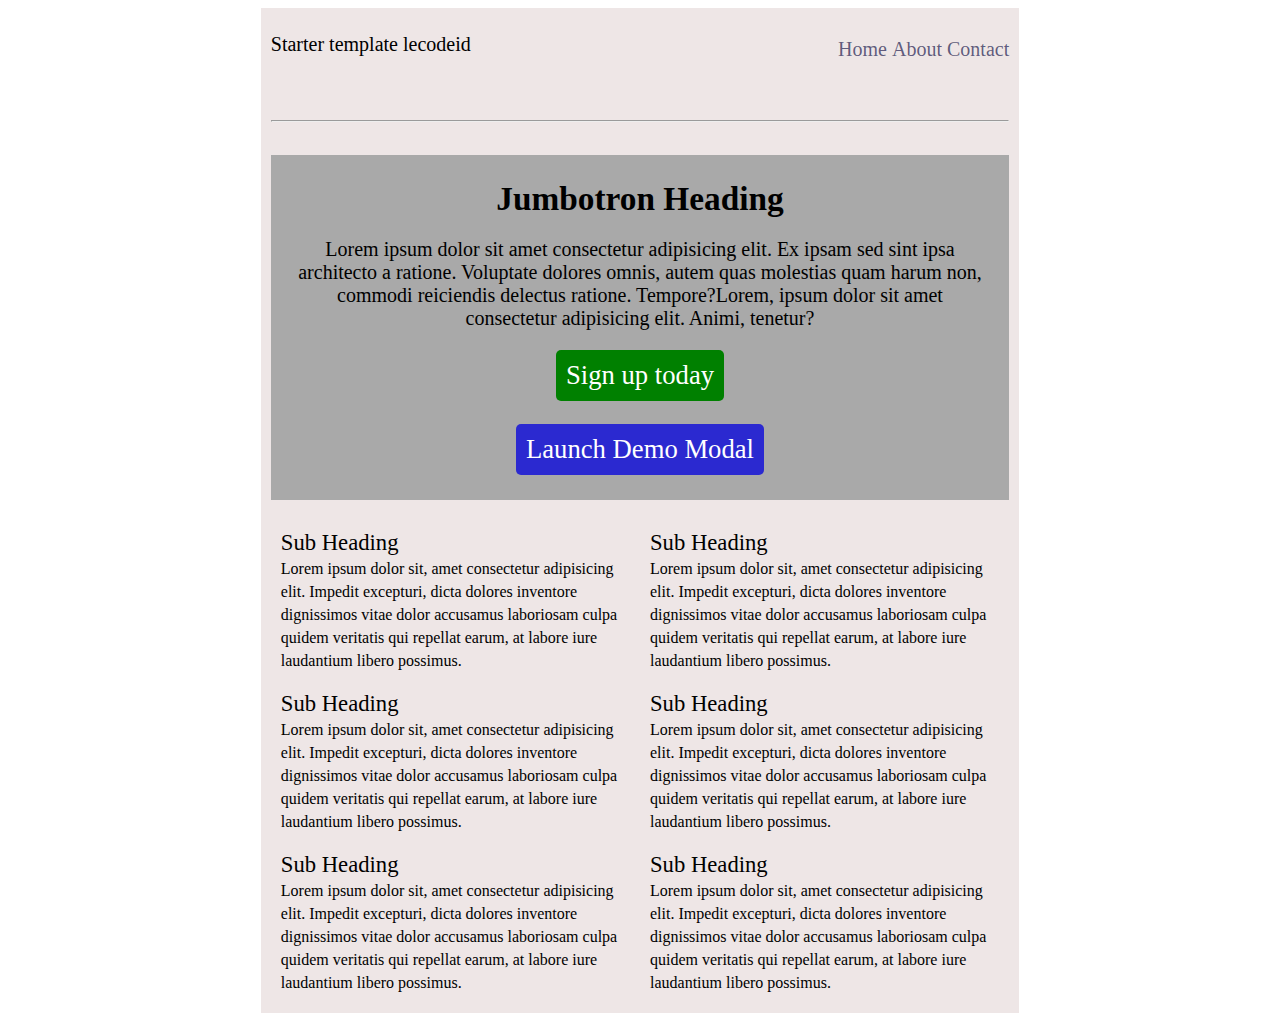
<file: html&css/Assessment/task2.html>
<!DOCTYPE html>
<html>
    <head>
        <meta charset="utf-8">
        <meta name="viewport" content="width=device-width, initial-scale=1">
        <title>Landing Page</title>
        <link rel='stylesheet' href='task2.css'>
    </head>
    <body>
        
        <table style="width: 100%">
            <colgroup>
                <col style='width: 20%'>
                <col style='background-color: rgb(238, 230, 230);'>
                <col style='width: 20%'>
            </colgroup>
            <tbody>
                
                    <tr>
                        <td></td>
                        <td>
                            
                            <span style='float: left;width: 50%;margin-top: 15px;'>Starter template lecodeid</span>
                            <span style='float: right; width: fit-content'>
                                <nav>
                                    <ul>
                                        <li><a id='lihome' href='#'>Home</a></li>
                                        <li><a href='#'>About</a></li>
                                        <li><a href='#'>Contact</a></li>
                                    </ul>
                                </nav>
                            </span>
                            
                        </td>
                        <td></td>
                    </tr>
                    <tr>
                        <td></td>
                        <td><hr><br>
                            <div class='head'>
                                <span style='text-align: center;font-size: 25pt;font-weight: bold;'>Jumbotron Heading</span><br>
                                <p>Lorem ipsum dolor sit amet consectetur adipisicing elit. Ex ipsam sed sint ipsa architecto a ratione. Voluptate dolores omnis, autem quas molestias quam harum non, commodi reiciendis delectus ratione. Tempore?Lorem, ipsum dolor sit amet consectetur adipisicing elit. Animi, tenetur?</p>
                                
                                <div>
                                    <input style='font-size: 20pt;background-color: green;border: none;color: white;border-radius: 5px;padding: 10px;' type='button' value="Sign up today">
                                </div>
                                <br>
                                <div>
                                    <input style='font-size: 20pt;background-color: rgba(18, 15, 216, 0.836);border: none;color: white;border-radius: 5px;padding: 10px;' type='button' value="Launch Demo Modal">
                                </div>
                            </div>
                        </td>
                        <td></td>
                    </tr>
                    <tr>
                        <td></td>
                        <td>
                            <table>
                                <colgroup>
                                    <col style='width: 50%'>
                                    <col style='width: 50%'>
                                </colgroup>
                                <tbody>
                                    <tr>
                                        <td>
                                            <span class='mh'>Sub Heading</span><br>
                                            <span class='sh'>Lorem ipsum dolor sit, amet consectetur adipisicing elit. Impedit excepturi, dicta dolores inventore dignissimos vitae dolor accusamus laboriosam culpa quidem veritatis qui repellat earum, at labore iure laudantium libero possimus.</span>
                                        </td>
                                        <td>
                                            <span class='mh'>Sub Heading</span><br>
                                            <span class='sh'>Lorem ipsum dolor sit, amet consectetur adipisicing elit. Impedit excepturi, dicta dolores inventore dignissimos vitae dolor accusamus laboriosam culpa quidem veritatis qui repellat earum, at labore iure laudantium libero possimus.</span>
                                        </td>
                                    </tr>
                                    <tr>
                                        <td>
                                            <span class='mh'>Sub Heading</span><br>
                                            <span class='sh'>Lorem ipsum dolor sit, amet consectetur adipisicing elit. Impedit excepturi, dicta dolores inventore dignissimos vitae dolor accusamus laboriosam culpa quidem veritatis qui repellat earum, at labore iure laudantium libero possimus.</span>
                                        </td>
                                        <td>
                                            <span class='mh'>Sub Heading</span><br>
                                            <span class='sh'>Lorem ipsum dolor sit, amet consectetur adipisicing elit. Impedit excepturi, dicta dolores inventore dignissimos vitae dolor accusamus laboriosam culpa quidem veritatis qui repellat earum, at labore iure laudantium libero possimus.</span>
                                        </td>
                                    </tr>
                                    <tr>
                                        <td>
                                            <span class='mh'>Sub Heading</span><br>
                                            <span class='sh'>Lorem ipsum dolor sit, amet consectetur adipisicing elit. Impedit excepturi, dicta dolores inventore dignissimos vitae dolor accusamus laboriosam culpa quidem veritatis qui repellat earum, at labore iure laudantium libero possimus.</span>
                                        </td>
                                        <td>
                                            <span class='mh'>Sub Heading</span><br>
                                            <span class='sh'>Lorem ipsum dolor sit, amet consectetur adipisicing elit. Impedit excepturi, dicta dolores inventore dignissimos vitae dolor accusamus laboriosam culpa quidem veritatis qui repellat earum, at labore iure laudantium libero possimus.</span>
                                        </td>
                                    </tr>
                                </tbody>
                            </table>
                        </td>
                        <td></td>
                    </tr>
            </tbody>
        </table>
    </body>
</html>
</file>
<file: calculator/style.css>
body {
    background-color: #A8C99A;
    /*---------------------------
    make text selection impossible
    --------------------------------*/
    -webkit-touch-callout: none;
    -webkit-user-select: none;
    -khtml-user-select: none;
    -moz-user-select: none;
    -ms-user-select: none;
    user-select: none;
  }
  
  #brand a {
    padding: 5px 0 0 0;
    color: #aaa;
    font-size: 10px;
    letter-spacing: 3px;
    text-decoration: none;
    outline: 0;
  }
  
  #brand a:hover {
    color: #BFCCD2;
  }
  
  #calculator {
    position: relative;
    text-align: center;
    background-color: #555;
    width: 300px;
    height: 390px;
    margin: 27px auto;
    padding: 10px;
    border-radius: 20px;
    -webkit-box-shadow: 0 6px 3px #444, 0 2px 2px #ccc inset;
    -moz-box-shadow: 0 6px 3px #444, 0 2px 2px #ccc inset;
    box-shadow: 0 6px 3px #444, 0 2px 2px #ccc inset;
    cursor: default;
  }
  
  #displayM {
    position: absolute;
    width: 27px;
    height: 12px;
    left: 23px;
    top: 45px;
    line-height: 1;
    color: #88A0AC;
    text-align: left;
    padding-left: 3px;
  }
  
  #screen {
    width: auto;
    height: 70px;
    margin: 9px 10px 8px 10px;
    background-color: #ECF5FF;
    -webkit-box-shadow: 0 4px 2px rgba(0, 0, 0, 0.2) inset, 0 -4px 2px rgba(0, 0, 0, 0.2) inset, 0 4px 2px 2px rgba(0, 0, 0, 0.2);
    -moz-box-shadow: 0 4px 2px rgba(0, 0, 0, 0.2) inset, 0 -4px 2px rgba(0, 0, 0, 0.2) inset, 0 4px 2px 2px rgba(0, 0, 0, 0.2);
    box-shadow: 0 4px 2px rgba(0, 0, 0, 0.2) inset, 0 -4px 2px rgba(0, 0, 0, 0.2) inset, 0 4px 2px 2px rgba(0, 0, 0, 0.2);
    border-radius: 15px;
    background-image: -webkit-gradient(linear, left top, left bottom, from(#D7EAFF), to(#FFFFFF));
    background-image: -webkit-linear-gradient(top, #D7EAFF, #ECF5FF, white);
    background-image: -moz-linear-gradient(top, #D7EAFF, #ECF5FF, white);
    background-image: -ms-linear-gradient(top, #D7EAFF, #ECF5FF, white);
    background-image: -o-linear-gradient(top, #D7EAFF, #ECF5FF, white);
    background-image: linear-gradient(180deg, #D7EAFF, #ECF5FF, white);
    padding: 7px 3px 5px 3px;
  }
  
  #outputScr {
    font-size: 14px;
    overflow: hidden;
    height: 21px;
    width: 250px;
    background-color: transparent;
    color: #777;
    border: 0;
    margin: 3px auto;
    outline: 0;
    text-align: right;
    cursor: default;
  }
  
  #inputScr {
    width: 250px;
    background-color: transparent;
    color: #777;
    border: 0;
    margin: 3px auto;
    outline: 0;
    text-align: right;
    cursor: default;
    font-size: 21px;
    line-height: 1;
    padding-top: 3px;
    overflow: hidden;
    height: 27px;
  }
  
  #buttons {
    padding-top: 2px;
  }
  
  #zero,
  #decpoint,
  #plus,
  #one,
  #two,
  #three,
  #minus,
  #equals,
  #four,
  #five,
  #six,
  #times,
  #reciprocal,
  #seven,
  #eight,
  #nine,
  #divide,
  #percent,
  #backspace,
  #ce,
  #c,
  #plusminus,
  #sqroot,
  #mc,
  #mr,
  #ms,
  #mp,
  #mm {
    color: #333;
    font-size: 17px;
    padding: 5px 3px 3px 3px;
    -webkit-text-shadow: 0 -1px white, 0 1px #bbb;
    -moz-text-shadow: 0 -1px white, 0 1px #bbb;
    text-shadow: 0 -1px white, 0 1px #bbb;
    display: inline-block;
    width: 45px;
    height: 34px;
    margin: 5px 2px;
    background-color: #EBEBEB;
    background-image: -webkit-gradient(linear, left top, left bottom, from(#FFFFFF), to(#D8D8D8));
    background-image: -webkit-linear-gradient(top, #FFFFFF, #D8D8D8);
    background-image: -moz-linear-gradient(top, #FFFFFF, #D8D8D8);
    background-image: -ms-linear-gradient(top, #FFFFFF, #D8D8D8);
    background-image: -o-linear-gradient(top, #FFFFFF, #D8D8D8);
    background-image: linear-gradient(180deg, white, #D8D8D8);
    border-radius: 7px;
    -webkit-box-shadow: 0 3px 1px rgba(0, 0, 0, 0.2), 0 -2px 3px rgba(0, 0, 0, 0.3) inset, 0 -2px 0 white inset;
    -moz-box-shadow: 0 3px 1px rgba(0, 0, 0, 0.2), 0 -2px 3px rgba(0, 0, 0, 0.3) inset, 0 -2px 0 white inset;
    box-shadow: 0 3px 1px rgba(0, 0, 0, 0.1), 0 -2px 3px rgba(0, 0, 0, 0.4) inset, 0 -2px 0 white inset;
    vertical-align: middle;
  }
  
  #minus,
  #plus {
    margin-right: -4px;
  }
  
  #zero {
    width: 98px;
  }
  
  #equals {
    height: 78px;
    margin-right: 11px;
    float: right;
  }
  
  #backspace {
    font-size: 160%;
    line-height: 0.8;
  }
  
  #plusminus {
    line-height: 1.3;
  }
  
  #times {
    font-size: 150%;
    line-height: 1.5;
  }
  
  #minus {
    font-size: 123%;
    line-height: 1.2;
  }
  
  #plus {
    font-size: 123%;
    line-height: 1.4;
  }
  
  #decpoint {
    font-size: 160%;
    line-height: 1;
  }
  
  #equals {
    font-size: 170%;
    padding-top: 20px;
  }
  
  #buttons div:hover {
    background-color: #EBEBEB;
    background-image: -webkit-gradient(linear, left top, left bottom, from(#F7F9F9), to(#BFCCD2));
    background-image: -webkit-linear-gradient(top, #F7F9F9, #BFCCD2);
    background-image: -moz-linear-gradient(top, #F7F9F9, #BFCCD2);
    background-image: -ms-linear-gradient(top, #F7F9F9, #BFCCD2);
    background-image: -o-linear-gradient(top, #F7F9F9, #BFCCD2);
    background-image: linear-gradient(180deg, #F7F9F9, #BFCCD2);
  }
  
  #notes {
    width: 300px;
    margin: auto;
    background-color: #CDE0C5;
    border: 2px solid #aaa;
    border-radius: 10px;
    padding: 5px;
  }
  
  ul {
    padding-left: 21px;
    margin-bottom: 0;
  }
</file>
<file: html&css/resume/style.css>
body {
  background-color: rgb(205, 255, 213);
  font-family: "Trebuchet MS", "Lucida Sans Unicode", "Lucida Grande",
    "Lucida Sans", Arial, sans-serif;
  font-size: 16px;
}
.main {
  padding: 30px 300px;
}
.header {
  background-color: rgba(0, 0, 0, 0.712);
  height: 250px;
}
img.dp {
  border-radius: 50%;
  width: 15%;
  margin: auto;
  display: block;
}
.top {
  background-color: rgb(241, 223, 223);
  margin-top: 4%;
  height: 7%;
}
.name {
  background-color: rgb(245, 245, 78);
  position: relative;
  width: 60%;
  height: 30%;
  margin-top: -10%;
  margin-left: auto;
  margin-right: auto;
  border-radius: 50%;
  text-align: center;
  font-weight: bold;
}
#det {
  font-size: 100%;
  text-align: center;
  padding: 3%;
}
.column {
  column-count: 2;
  column-gap: 5%;
  column-rule-style: solid;
  column-rule-width: 2px;
  column-rule-color: lightblue;
}
table,
td {
  border: 0px;
  border-collapse: collapse;
  padding: 3%;
}
h3 {
  text-decoration: underline;
}
</file>
<file: week4/resume/style.css>
body {
  background-color: rgb(205, 255, 213);
  font-family: "Trebuchet MS", "Lucida Sans Unicode", "Lucida Grande",
    "Lucida Sans", Arial, sans-serif;
  font-size: 16px;
}
.main {
  padding: 30px 300px;
}
.header {
  background-color: rgba(0, 0, 0, 0.712);
  height: 250px;
}
img.dp {
  border-radius: 50%;
  width: 15%;
  margin: auto;
  display: block;
}
.top {
  background-color: rgb(241, 223, 223);
  margin-top: 4%;
  height: 7%;
}
.name {
  background-color: rgb(245, 245, 78);
  position: relative;
  width: 60%;
  height: 30%;
  margin-top: -10%;
  margin-left: auto;
  margin-right: auto;
  border-radius: 50%;
  text-align: center;
  font-weight: bold;
}
#det {
  font-size: 100%;
  text-align: center;
  padding: 3%;
}
.column {
  column-count: 2;
  column-gap: 5%;
  column-rule-style: solid;
  column-rule-width: 2px;
  column-rule-color: lightblue;
}
table,
td {
  border: 0px;
  border-collapse: collapse;
  padding: 3%;
}
h3 {
  text-decoration: underline;
}
</file>
<file: html&css/Assessment/task1.css>
*{
  font-family: 'Times New Roman', Times, serif;
  font-size: 14pt;
}
body{
  text-align: center;
  background-color: honeydew;
}
.submit{
text-align: center;

}
table
{
  display: block;
  border-collapse: separate;
  border-spacing: 0 1em;
}

.row2{
  border: 1px solid black;
  border-radius: 5px;

}
i{
  vertical-align: center;
  padding: 10px;
  text-align: center;
}
td{
  height: 40px;
}
.inner{
  height: 97%;
  width: fit-content;
}
.input{
  width: fit-content;
  height: 100%;
  border: none;
  float: right;
}
.select{
  width: fit-content;
  height: 100%;
  border: none;
  float: right;
}
@media screen and (max-width: 768px) {
  .main{
      background: lightgrey;
      padding: 3px;
      max-width: fit-content;
      justify-self: center;
      display: inline-block;
      width: 100%;
  }
  table{
      row-gap: 2px;
  }
  .firstcol {
      column-count: 2;
  }
  .secondcol{
      column-count: 2;
  }
  tr{
      display: inline-grid;

  }
  .row1 .row2{
      text-align: center;
  }
}
@media screen and (min-width:769px){
  .main{
      background: lightgrey;
      padding: 10px;
      max-width: 1320px;
      justify-self: center;
      display: inline-block;
      width: 750px;
  }
  .firstcol {
      width: 50%;
  }
  .secondcol{
      width: 50%;
  }
  table{
      row-gap: 15px;
  }
  .row1 {
      text-align: left;
      float: left;
      width: 50%;
  }
  .row2{
      text-align: left;
      float: right;
      width: fit-content;
  }
  .inner{
      width: 285px;
  }
}
</file>
<file: html&css/Assessment/task2.css>
*{
  font-size: 15pt;
  font-family: Georgia, 'Times New Roman', Times, serif;
}
li {
  display: inline-block;
}
li :active {
  background-color: #1adb3a;
}
li :hover{
  background-color: #75a010;
}
li a{
  text-decoration: none;
  color: rgba(11, 10, 65, 0.651);
}
li :focus{
    background-color: blue;
}
.head{
  text-align: center;
  background-color: darkgray;
  padding: 25px;
}
.mh{
  font-size: 17pt;
}
.sh{
  font-size: 12pt;
}
nav{
    display: block;
    height: 52px;
}
td{
  padding: 10px;
}
table {
  border-collapse: collapse;
  border-spacing: 0 0em;
}
@media screen and (max-width: 768px) {
  tr{
      display: inline-grid;

  }
}
</file>
